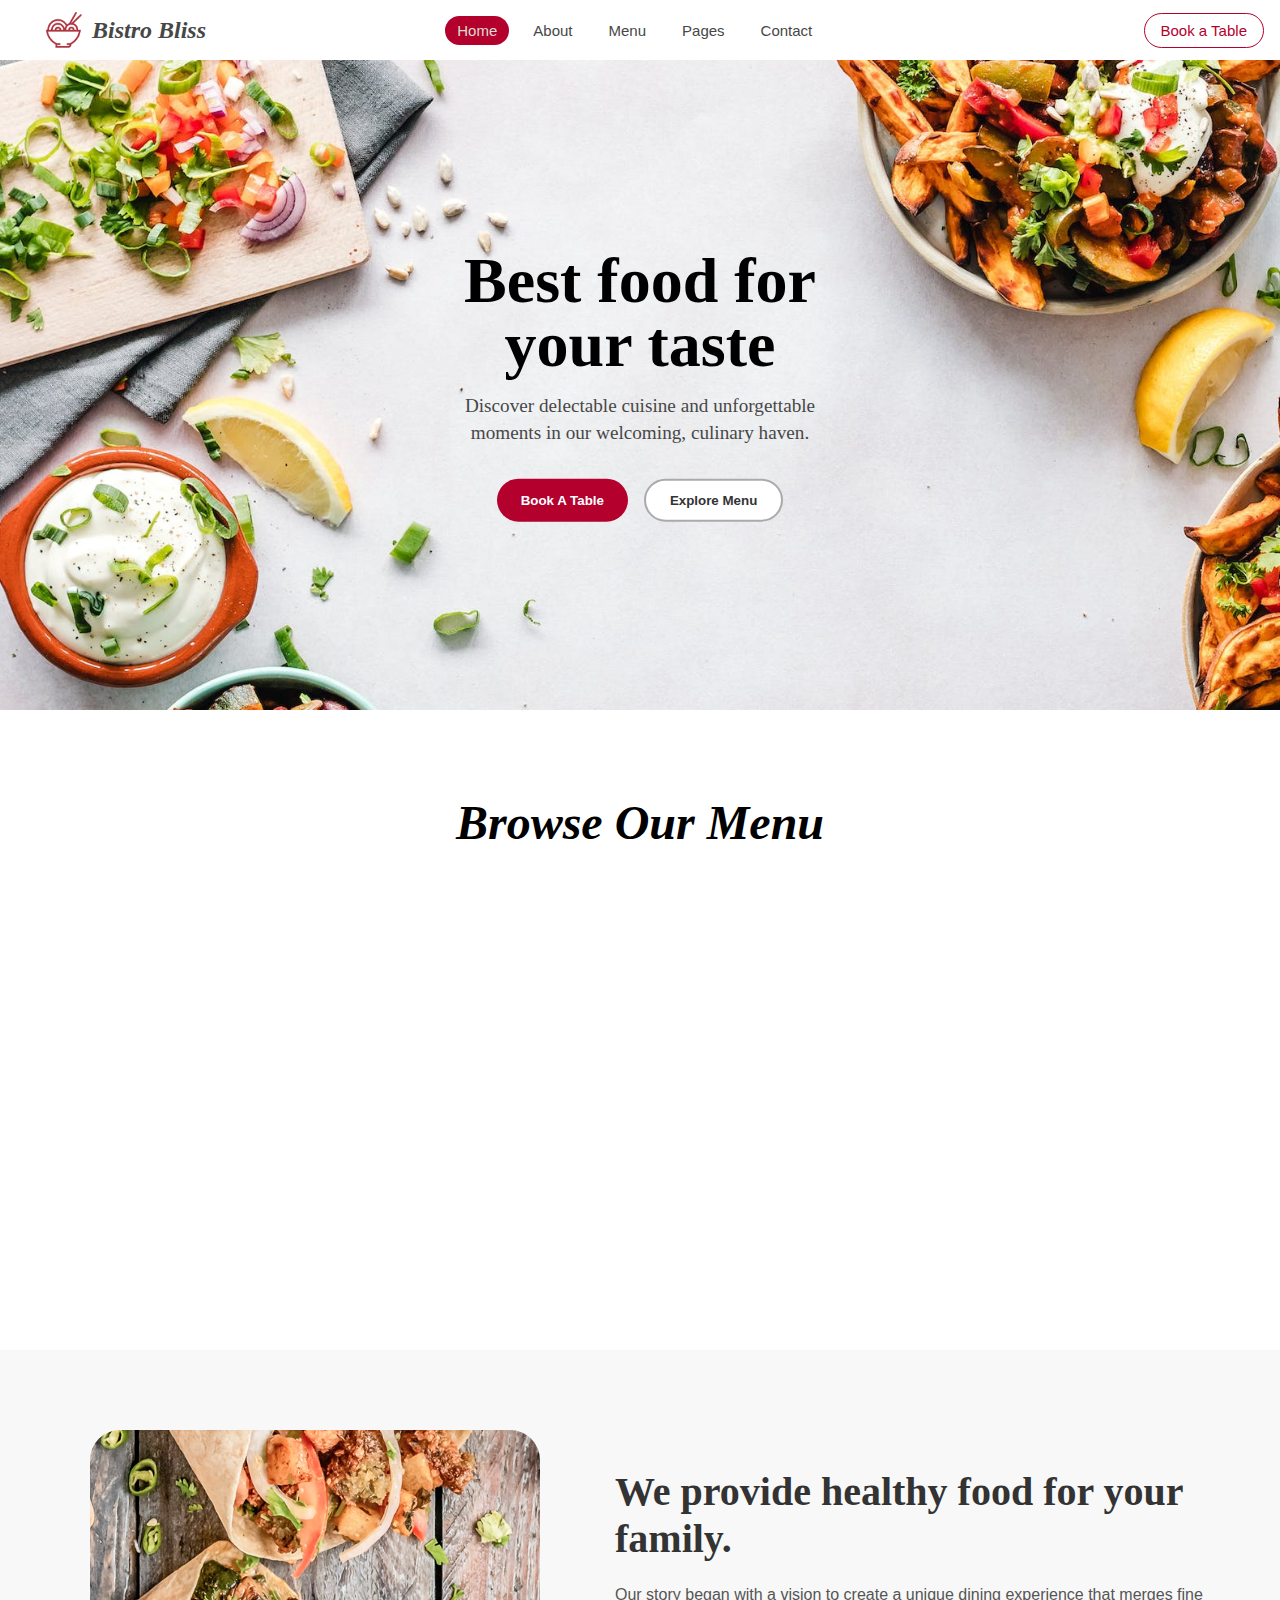
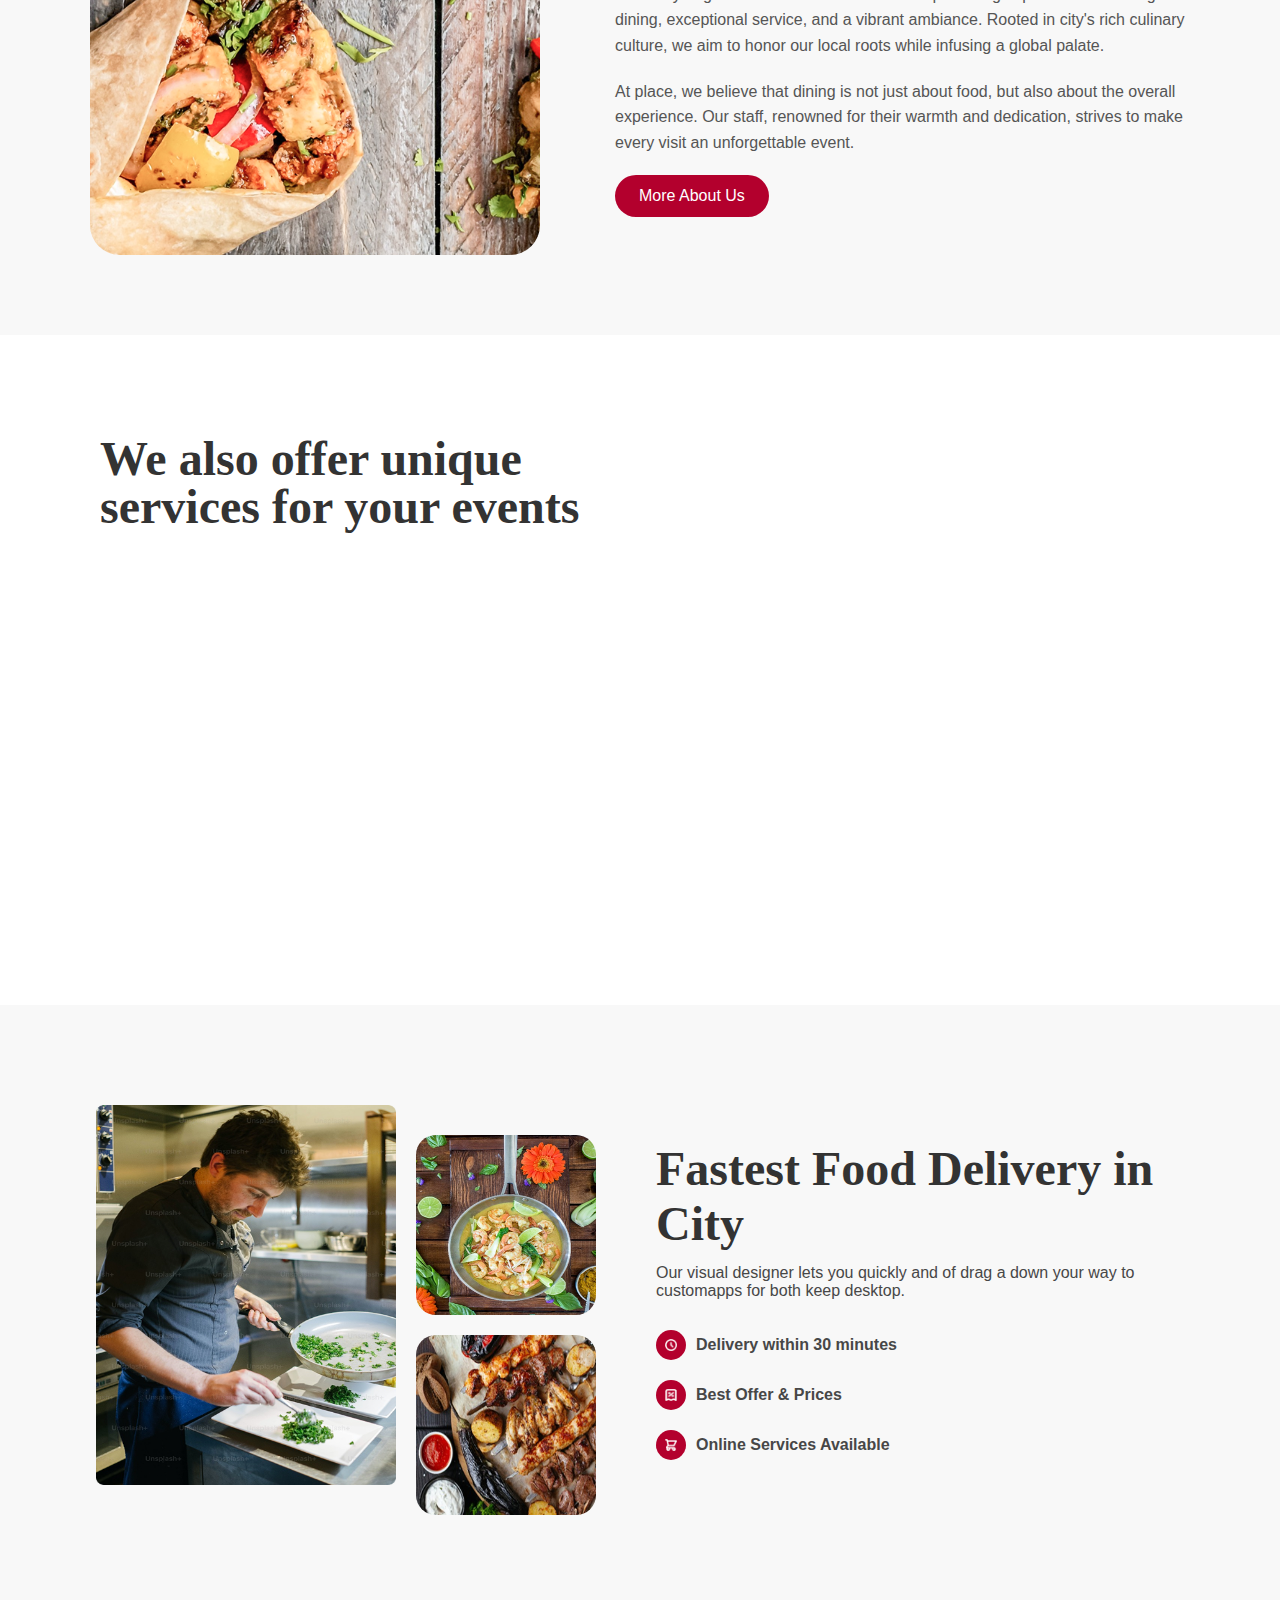
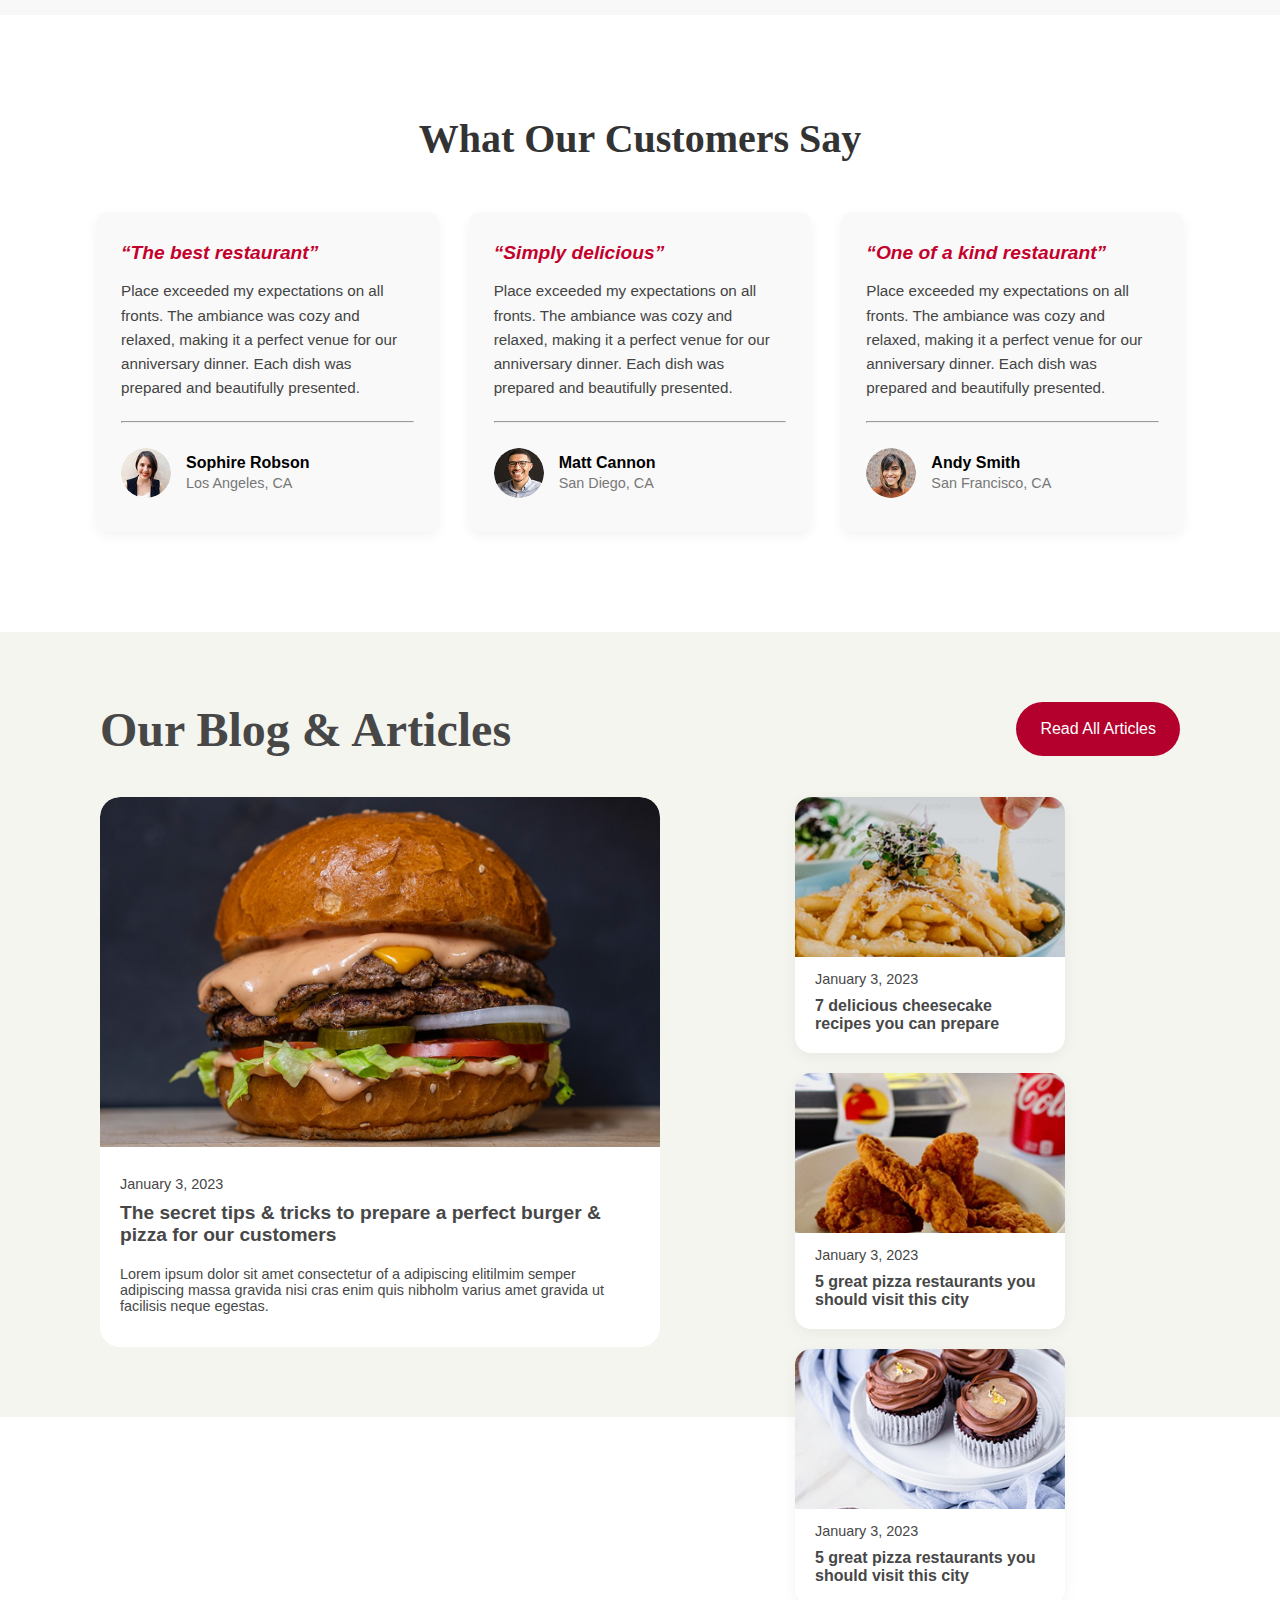
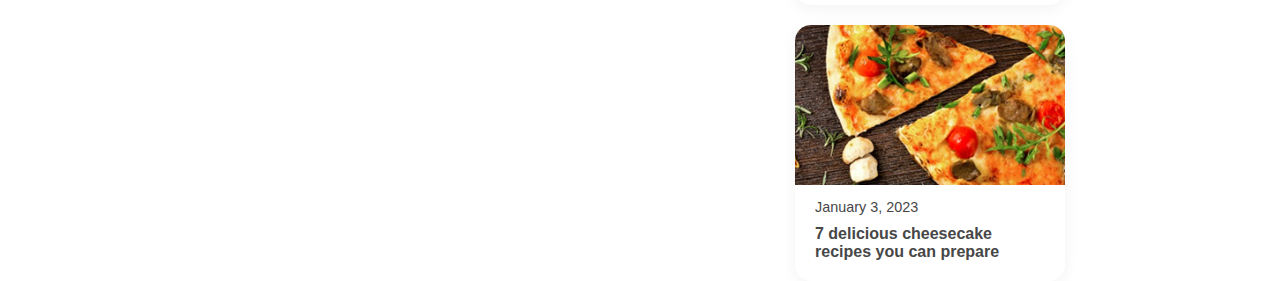
<file: index.html>
<!DOCTYPE html>
<html lang="en">
<head>
    <meta charset="UTF-8">
    <meta name="viewport" content="width=device-width, initial-scale=1.0">
    <title>FoodWebsite</title>
    <link rel="stylesheet" href="css/header.css">
    <link rel="stylesheet" href="responsive/header.css">
    <link rel="stylesheet" href="css/hero.css">
    <link rel="stylesheet" href="responsive/hero.css">
    <link rel="stylesheet" href="css/menu.css">
    <link rel="stylesheet" href="responsive/menu.css">
    <link rel="stylesheet" href="css/about.css">
    <link rel="stylesheet" href="responsive/about.css">
    <link rel="stylesheet" href="css/services.css">
    <link rel="stylesheet" href="responsive/services.css">
    <link rel="stylesheet" href="css/delivery.css">
    <link rel="stylesheet" href="responsive/delivery.css">
    <link rel="stylesheet" href="css/customer.css">
    <link rel="stylesheet" href="responsive/customer.css">
    <link rel="stylesheet" href="css/blog.css">
</head>
<body>
    <header>
        <div class="logo">
        <img src="image/logo.png" alt="error">
        <p> <i>Bistro Bliss </i></p>
        </div>
         <button class="small_button">☰</button>
        <nav class="nav-bar">
            <button class="close_button">✖</button>
            <ul>
                <li class="Home">Home</li>
                <li>About</li>
                <li>Menu</li>
                <li>Pages</li>
                <li>Contact</li>
            </ul>
        </nav>
        <button class="book-table">
            Book a Table
        </button>
    </header>
    <section class="hero_section">
  <div class="image-container">
    <img src="image/hero.png" alt="">
    <div class="hero_text">
      <h1>Best food for your taste</h1>
      <p>Discover delectable cuisine and unforgettable moments in our welcoming, culinary haven.</p>
      <div class="button">
        <button class="Book_table">Book A Table</button>
        <button class="explore_menu">Explore Menu</button>
      </div>
    </div>
  </div>
</section>
<section class="menu_section">
    <p class="p"><i>Browse Our Menu</i></p>
    <div class="container">
        <div class="card">
            <div class="image">
            <img src="image/menu1.png" alt=""></div>
            <h3>Breakfast</h3>
            <p>In the new era of technology we look in the future with certainty and pride for our life.</p>
            <a href="">Explore Menu</a>
        </div>
        <div class="card">
            <div class="image">
            <img src="image/menu2.png" alt=""></div>
            <h3>Main Dishes</h3>
            <p>In the new era of technology we look in the future with certainty and pride for our life.</p>
            <a href="">Explore Menu</a>
        </div>
        <div class="card">
            <div class="image">
            <img src="image/menu3.png" alt=""></div>
            <h3>Drinks</h3>
            <p>In the new era of technology we look in the future with certainty and pride for our life.</p>
            <a href="">Explore Menu</a>
        </div>
        <div class="card">
            <div class="image">
            <img src="image/menu4.png" alt=""></div>
            <h3>Desserts</h3>
            <p>In the new era of technology we look in the future with certainty and pride for our life.</p>
            <a href="">Explore Menu</a>
        </div>
    </div>
</section>
<section class="about_section">
  <div class="about_container">
    <div class="about_image">
      <img src="image/about.png" alt="">
      </div>
      <div class="about_text">
        <h2>We provide healthy food for your family.</h1>
          <p>Our story began with a vision to create a unique dining experience that merges fine dining, exceptional service, and a vibrant ambiance. Rooted in city's rich culinary culture, we aim to honor our local roots while infusing a global palate.</p>
          <p>At place, we believe that dining is not just about food, but also about the overall experience. Our staff, renowned for their warmth and dedication, strives to make every visit an unforgettable event.</p>
          <button>More About Us</button>
      </div>
    </div>
</section>
<section class="services_for_events">
  <h1>We also offer unique services for your events</h1>
  <div class="services_container">
    <div class="services_card">
      <img src="image/services.png" alt="">
      <h3>Caterings</h3>
      <p>In the new era of technology we look in the future with certainty for life.</p>
    </div>
    <div class="services_card">
      <img src="image/services1.jpg" alt="">
      <h3>Birthdays</h3>
      <p>In the new era of technology we look in the future with certainty for life.</p>
    </div>
    <div class="services_card">
      <img src="image/services2.jpg" alt="">
      <h3>Weddings</h3>
      <p>In the new era of technology we look in the future with certainty for life.</p>
    </div>
    <div class="services_card">
      <img src="image/services3.jpg" alt="">
      <h3>Events</h3>
      <p>In the new era of technology we look in the future with certainty for life.</p>
    </div>
  </div>
</section>
<section class="deliver_section">
  <div class="deliver_container">
    <div class="deliver_image">
      <div class="deliver1_image">
        <img src="image/delivery.png" alt="">
      </div>
      <div class="deliver_images">
        <img src="image/delivery1.png" alt="">
        <img src="image/delivery2.png" alt="">
      </div>
    </div>
    <div class="deliver_text">
      <h1>Fastest Food Delivery in City</h1>
      <p>Our visual designer lets you quickly and of drag a down your way to customapps for both keep desktop. </p>
      <div class="icon">
        <div class="icon_image">
        <img src="image/delivery-icon1.png" alt=""></div>
        <h3>Delivery within 30 minutes</h3>
      </div>
      <div class="icon">
        <div class="icon_image">
        <img src="image/delivery-icon2.png" alt=""></div>
        <h3>Best Offer & Prices</h3>
      </div>
      <div class="icon">
        <div class="icon_image">
        <img src="image/delivery-icon3.png" alt=""></div>
        <h3>Online Services Available</h3>
      </div>
    </div>
  </div>
</section>
<section class="customer_section">
  <h1>What Our Customers Say</h1>
  <div class="customer_container">
    <div class="customer_card">
      <h3>“The best restaurant”</h3>
      <p>Place exceeded my expectations on all fronts. The ambiance was cozy and relaxed, making it a perfect venue for our anniversary dinner. Each dish was prepared and beautifully presented.</p>
      <hr>
      <div class="customer_info">
        <div class="customer_image">
        <img src="image/customer1.png" alt="">
        </div>
        <div class="customer_Text">
          <h4>Sophire Robson</h4>
          <p>Los Angeles, CA</p>
        </div>
      </div>
    </div>
    <div class="customer_card">
      <h3>“Simply delicious”</h3>
      <p>Place exceeded my expectations on all fronts. The ambiance was cozy and relaxed, making it a perfect venue for our anniversary dinner. Each dish was prepared and beautifully presented.</p>
      <hr>
      <div class="customer_info">
        <div class="customer_image">
        <img src="image/customer2.png" alt="">
        </div>
        <div class="customer_Text">
          <h4>Matt Cannon</h4>
          <p>San Diego, CA</p>
        </div>
      </div>
    </div>
    <div class="customer_card">
      <h3>“One of a kind restaurant”</h3>
      <p>Place exceeded my expectations on all fronts. The ambiance was cozy and relaxed, making it a perfect venue for our anniversary dinner. Each dish was prepared and beautifully presented.</p>
      <hr>
      <div class="customer_info">
        <div class="customer_image">
        <img src="image/customer3.png" alt="">
        </div>
        <div class="customer_Text">
          <h4>Andy Smith</h4>
          <p>San Francisco, CA</p>
        </div>
      </div>
    </div>
  </div>
</section>
<section class="blog_section">
  <div class="blog_heading_with_button">
    <h1>Our Blog & Articles</h1>
    <button>Read All Articles</button>
  </div>
  <div class="blog_container">
    <div class="blog_card">
      <img src="image/blog1.png" alt="">
      <div class="date">January 3, 2023</div>
      <h3>The secret tips & tricks to prepare a perfect burger & pizza for our customers</h3>
      <p>Lorem ipsum dolor sit amet consectetur of a adipiscing elitilmim semper adipiscing massa gravida nisi cras enim quis nibholm varius amet gravida ut facilisis neque egestas.</p>
    </div>
    <div class="blog_cards">
      <div class="blog_cards_items">
        <div class="blog_item">
          <img src="image/blog2.png" alt="">
          <div class="date">January 3, 2023</div>
          <h3>7 delicious cheesecake recipes you can prepare</h3>
        </div>
        <div class="blog_item">
          <img src="image/blog3.png" alt="">
          <div class="date">January 3, 2023</div>
          <h3>5 great pizza restaurants you should visit this city</h3>
        </div>
      </div>
      <div class="blog_cards_items">
        <div class="blog_item">
          <img src="image/blog4.png" alt="">
          <div class="date">January 3, 2023</div>
          <h3>5 great pizza restaurants you should visit this city</h3>
        </div>
        <div class="blog_item">
          <img src="image/blog5.png" alt="">
          <div class="date">January 3, 2023</div>
          <h3>7 delicious cheesecake recipes you can prepare</h3>
        </div>
      </div>
    </div>
  </div>
</section>
    <script src="script.js"></script>
</body>
</html>
</file>
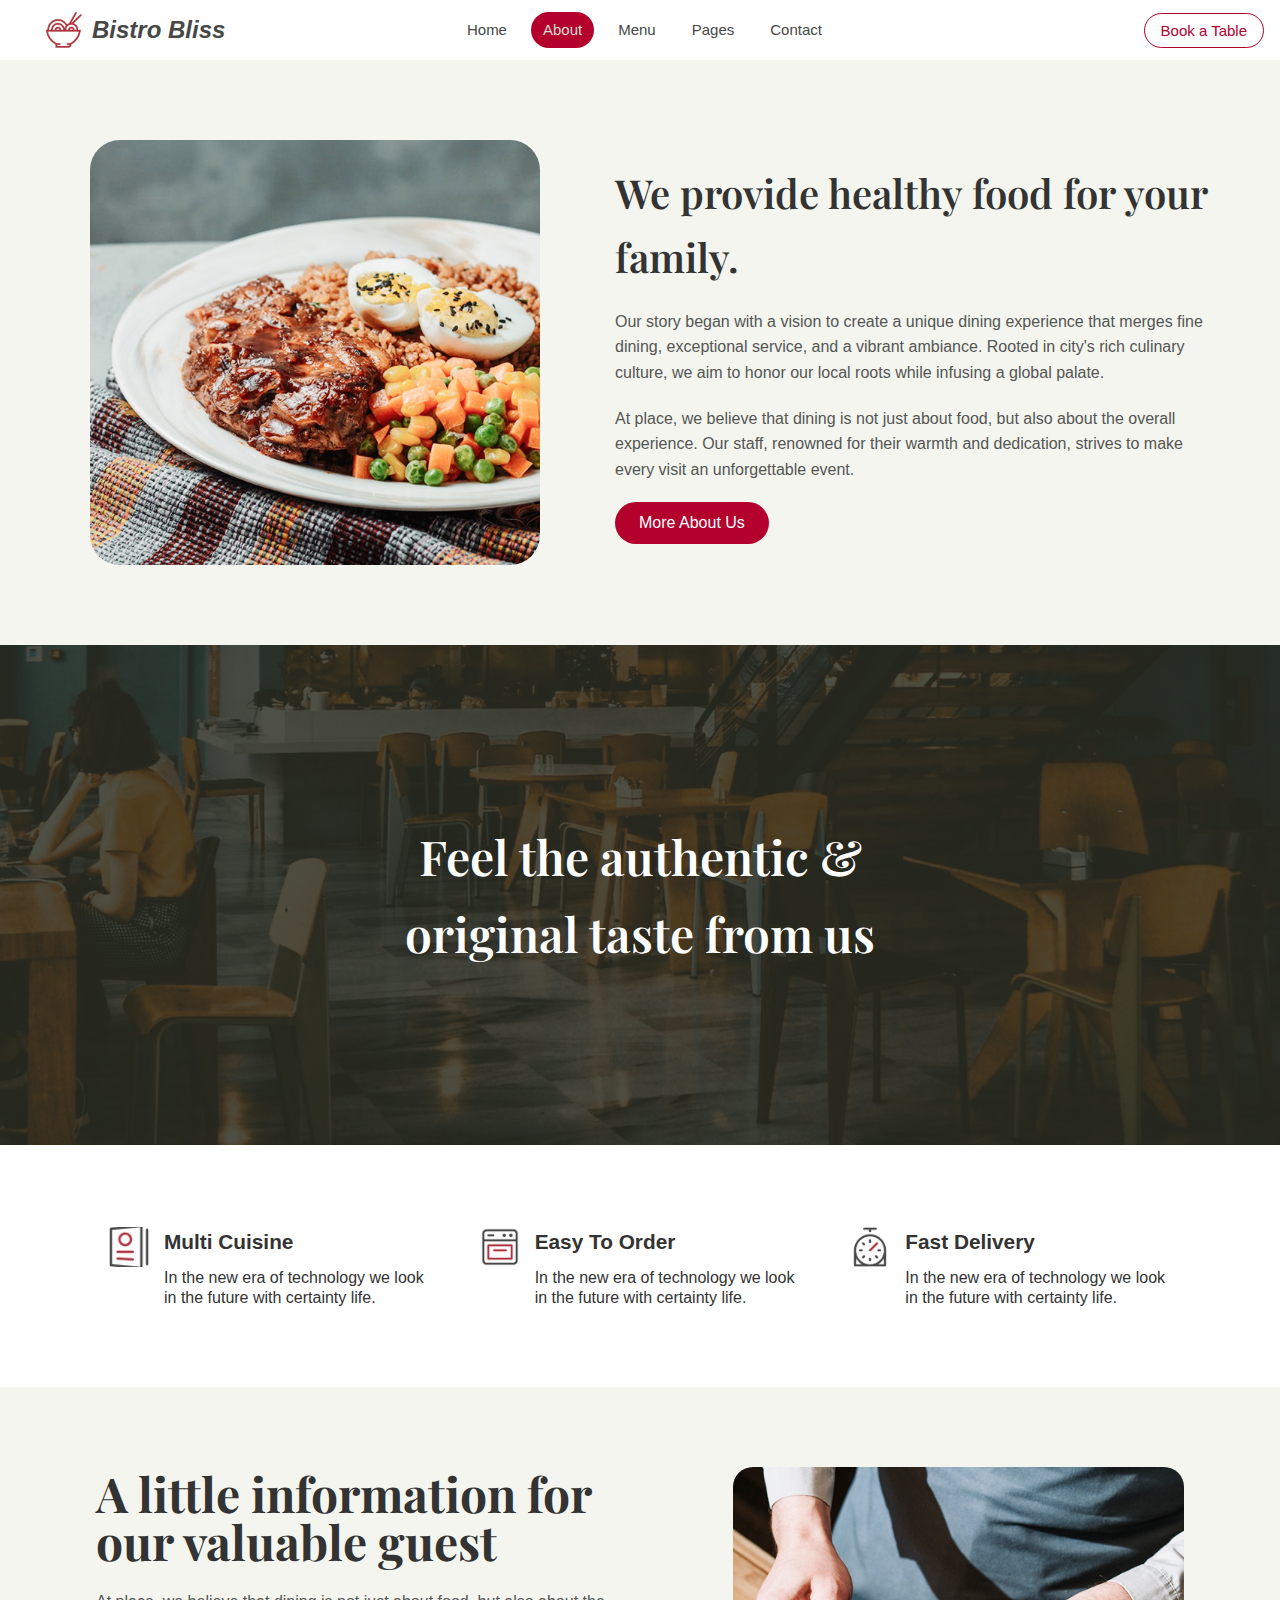
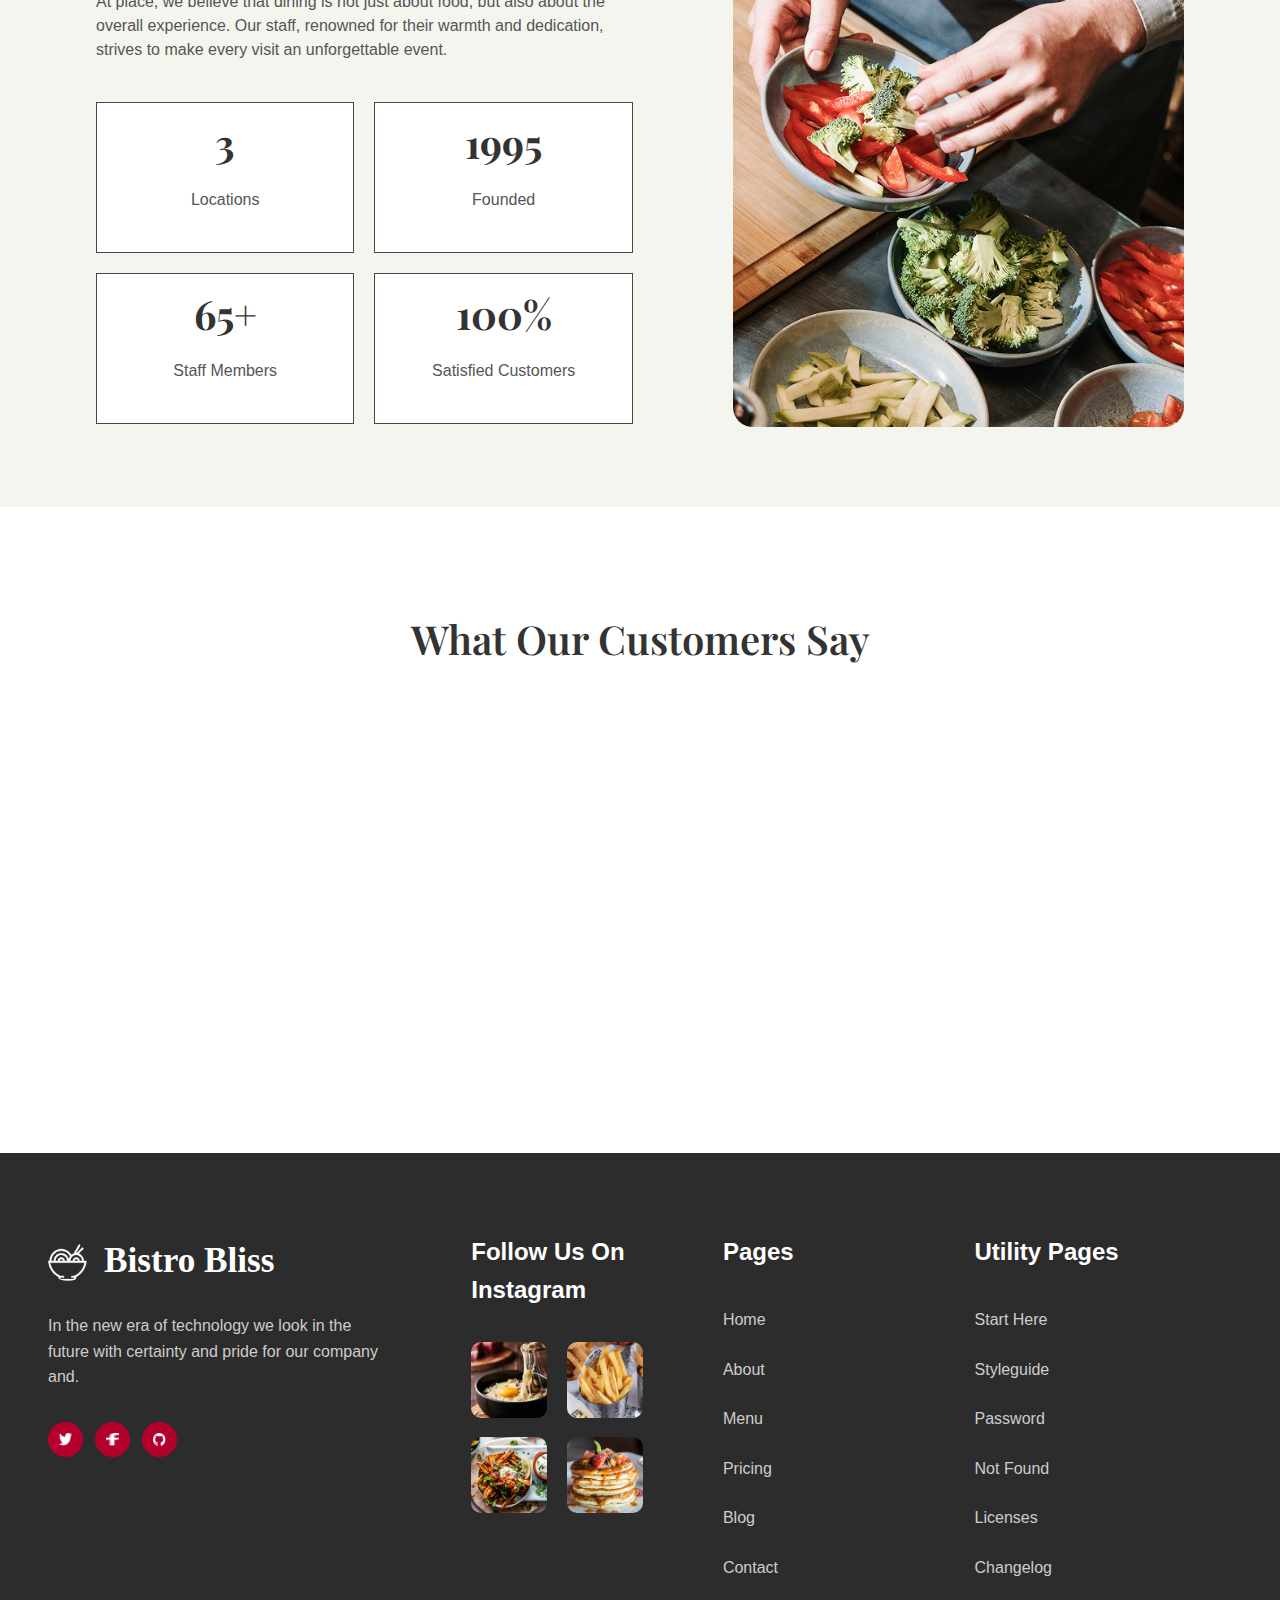
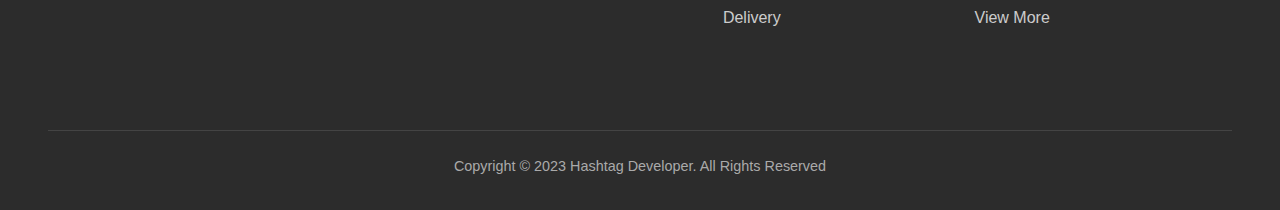
<file: About.html>
<!DOCTYPE html>
<html lang="en">

<head>
  <meta charset="UTF-8">
  <meta name="viewport" content="width=device-width, initial-scale=1.0">
  <title>FOOD WEBSITE</title>
  <link rel="stylesheet" href="About_css/header.css">
  <link rel="stylesheet" href="About_responsive/header.css">
  <link rel="stylesheet" href="About_css/about.css">
  <link rel="stylesheet" href="About_responsive/about.css">
  <link rel="stylesheet" href="About_css/about_one.css">
  <link rel="stylesheet" href="About_responsive/about_one.css">
  <link rel="stylesheet" href="About_css/why_choose_us.css">
  <link rel="stylesheet" href="About_responsive/why_choose_us.css">
  <link rel="stylesheet" href="About_css/about_chef.css">
  <link rel="stylesheet" href="About_responsive/about_chef.css">
  <link rel="stylesheet" href="About_css/customer.css">
  <link rel="stylesheet" href="About_responsive/customer.css">
  <link rel="stylesheet" href="About_css/footer.css">
  <link rel="stylesheet" href="About_responsive/footer.css">
</head>

<body>
  <header>
    <div class="logo">
      <img src="image/logo.png" alt="error">
      <p> <i>Bistro Bliss </i></p>
    </div>
    <button class="small_button">☰</button>
    <nav class="nav-bar">
      <button class="close_button">✖</button>
      <ul>
        <a href="index.html">
          <li>Home</li>
        </a>
        <a href="about.html">
          <li class="About">About</li>
        </a>
        <a href="menu.html">
          <li>Menu</li>
        </a>
        <a href="pages.html">
          <li>Pages</li>
        </a>
        <a href="contact.html">
          <li>Contact</li>
        </a>

      </ul>
    </nav>
    <button class="book-table">
      Book a Table
    </button>
  </header>
  <main>
    <section class="about_section">
      <div class="about_container">
        <div class="about_image">
          <img src="About_image/hero.png" alt="">
        </div>
        <div class="about_text">
          <h2>We provide healthy food for your family.</h1>
            <p>Our story began with a vision to create a unique dining experience that merges fine dining, exceptional
              service, and a vibrant ambiance. Rooted in city's rich culinary culture, we aim to honor our local roots
              while infusing a global palate.</p>
            <p>At place, we believe that dining is not just about food, but also about the overall experience. Our
              staff,
              renowned for their warmth and dedication, strives to make every visit an unforgettable event.</p>
            <button>More About Us</button>
        </div>
      </div>
    </section>
    <section class="about_section_one animate-on-scroll">
      <div class="about_section_one_image">
        <img src="About_image/about1.png" alt="">
        <h1>Feel the authentic & original taste from us</h1>
      </div>
    </section>
    <section class="why_choose_us">
      <div class="why_choose_us_container">
        <div class="why_choose_us_card">
          <div class="why_choose_us_card_image">
            <img src="About_image/why_choose_us1.png" alt="">
          </div>
          <div class="why_choose_us_card_text">
            <h3>Multi Cuisine</h3>
            <p>In the new era of technology we look in the future with certainty life.</p>
          </div>
        </div>
        <div class="why_choose_us_card">
          <div class="why_choose_us_card_image">
            <img src="About_image/why_choose_us2.png" alt="">
          </div>
          <div class="why_choose_us_card_text">
            <h3>Easy To Order</h3>
            <p>In the new era of technology we look in the future with certainty life.</p>
          </div>
        </div>
        <div class="why_choose_us_card">
          <div class="why_choose_us_card_image">
            <img src="About_image/why_choose_us3.png" alt="">
          </div>
          <div class="why_choose_us_card_text">
            <h3>Fast Delivery</h3>
            <p>In the new era of technology we look in the future with certainty life.</p>
          </div>
        </div>
      </div>
    </section>
    <section class="about_chef">
      <div class="about_chef_container">
        <div class="about_chef_card">
          <h1>A little information for our valuable guest</h1>
          <p>At place, we believe that dining is not just about food, but also about the overall experience. Our staff,
            renowned for their warmth and dedication, strives to make every visit an unforgettable event.</p>
          <div class="about_chef_cards">
            <div class="about_chef_cards_one">
              <h3>3</h3>
              <p>Locations</p>
            </div>
            <div class="about_chef_cards_one">
              <h3>1995</h3>
              <p>Founded</p>
            </div>
            <div class="about_chef_cards_one">
              <h3>65+</h3>
              <p>Staff Members</p>
            </div>
            <div class="about_chef_cards_one">
              <h3>100%</h3>
              <p>Satisfied Customers</p>
            </div>
          </div>
        </div>
        <div class="about_chef_card1">
          <img src="About_image/about_chef.png" alt="">
        </div>
      </div>
    </section>
    <section class="customer_section ">
      <h1>What Our Customers Say</h1>
      <div class="customer_container animate-on-scroll">
        <div class="customer_card ">
          <h3>“The best restaurant”</h3>
          <p>Place exceeded my expectations on all fronts. The ambiance was cozy and relaxed, making it a perfect venue
            for our anniversary dinner. Each dish was prepared and beautifully presented.</p>
          <hr>
          <div class="customer_info">
            <div class="customer_image">
              <img src="image/customer1.png" alt="">
            </div>
            <div class="customer_Text">
              <h4>Sophire Robson</h4>
              <p>Los Angeles, CA</p>
            </div>
          </div>
        </div>
        <div class="customer_card">
          <h3>“Simply delicious”</h3>
          <p>Place exceeded my expectations on all fronts. The ambiance was cozy and relaxed, making it a perfect venue
            for our anniversary dinner. Each dish was prepared and beautifully presented.</p>
          <hr>
          <div class="customer_info">
            <div class="customer_image">
              <img src="image/customer2.png" alt="">
            </div>
            <div class="customer_Text">
              <h4>Matt Cannon</h4>
              <p>San Diego, CA</p>
            </div>
          </div>
        </div>
        <div class="customer_card">
          <h3>“One of a kind restaurant”</h3>
          <p>Place exceeded my expectations on all fronts. The ambiance was cozy and relaxed, making it a perfect venue
            for our anniversary dinner. Each dish was prepared and beautifully presented.</p>
          <hr>
          <div class="customer_info">
            <div class="customer_image">
              <img src="image/customer3.png" alt="">
            </div>
            <div class="customer_Text">
              <h4>Andy Smith</h4>
              <p>San Francisco, CA</p>
            </div>
          </div>
        </div>
      </div>
    </section>
  </main>
  <footer>
    <div class="footer_container">
      <div class="footer_text">
        <div class="footer_logo">
          <img src="image/footer.png" alt="Bistro Bliss Logo">
          <h1>Bistro Bliss</h1>
        </div>
        <p>
          In the new era of technology we look in the future with certainty and pride
          for our company and.
        </p>
        <div class="footer_media_logo">
          <div class="footer_media_logo_images">
            <img src="image/footer1.png" alt="Facebook">
          </div>
          <div class="footer_media_logo_images">
            <img src="image/footer2.png" alt="Twitter">
          </div>
          <div class="footer_media_logo_images">
            <img src="image/footer3.png" alt="Instagram">
          </div>
        </div>
      </div>

      <div class="footer_image_section">
        <h3>Follow Us On Instagram</h3>
        <div class="footer_images">
          <img src="image/footer_images1.png" alt="Instagram post 1">
          <img src="image/footer_images2.png" alt="Instagram post 2">
          <img src="image/footer_images3.png" alt="Instagram post 3">
          <img src="image/footer_images4.png" alt="Instagram post 4">
        </div>
      </div>

      <div class="footer_pages_name">
        <h3>Pages</h3>
        <div class="footer_pages_list">
          <div class="footer_link">Home</div>
          <div class="footer_link">About</div>
          <div class="footer_link">Menu</div>
          <div class="footer_link">Pricing</div>
          <div class="footer_link">Blog</div>
          <div class="footer_link">Contact</div>
          <div class="footer_link">Delivery</div>
        </div>
      </div>

      <div class="footer_utility_pages">
        <h3>Utility Pages</h3>
        <div class="utility_pages_list">
          <div class="footer_link">Start Here</div>
          <div class="footer_link">Styleguide</div>
          <div class="footer_link">Password </div>
          <div class="footer_link">Not Found</div>
          <div class="footer_link">Licenses</div>
          <div class="footer_link">Changelog</div>
          <div class="footer_link">View More</div>
        </div>
      </div>
    </div>

    <div class="footer_bottom">
      <p>Copyright © 2023 Hashtag Developer. All Rights Reserved</p>
    </div>
  </footer>
  <script src="about.js"></script>
</body>

</html>
</file>
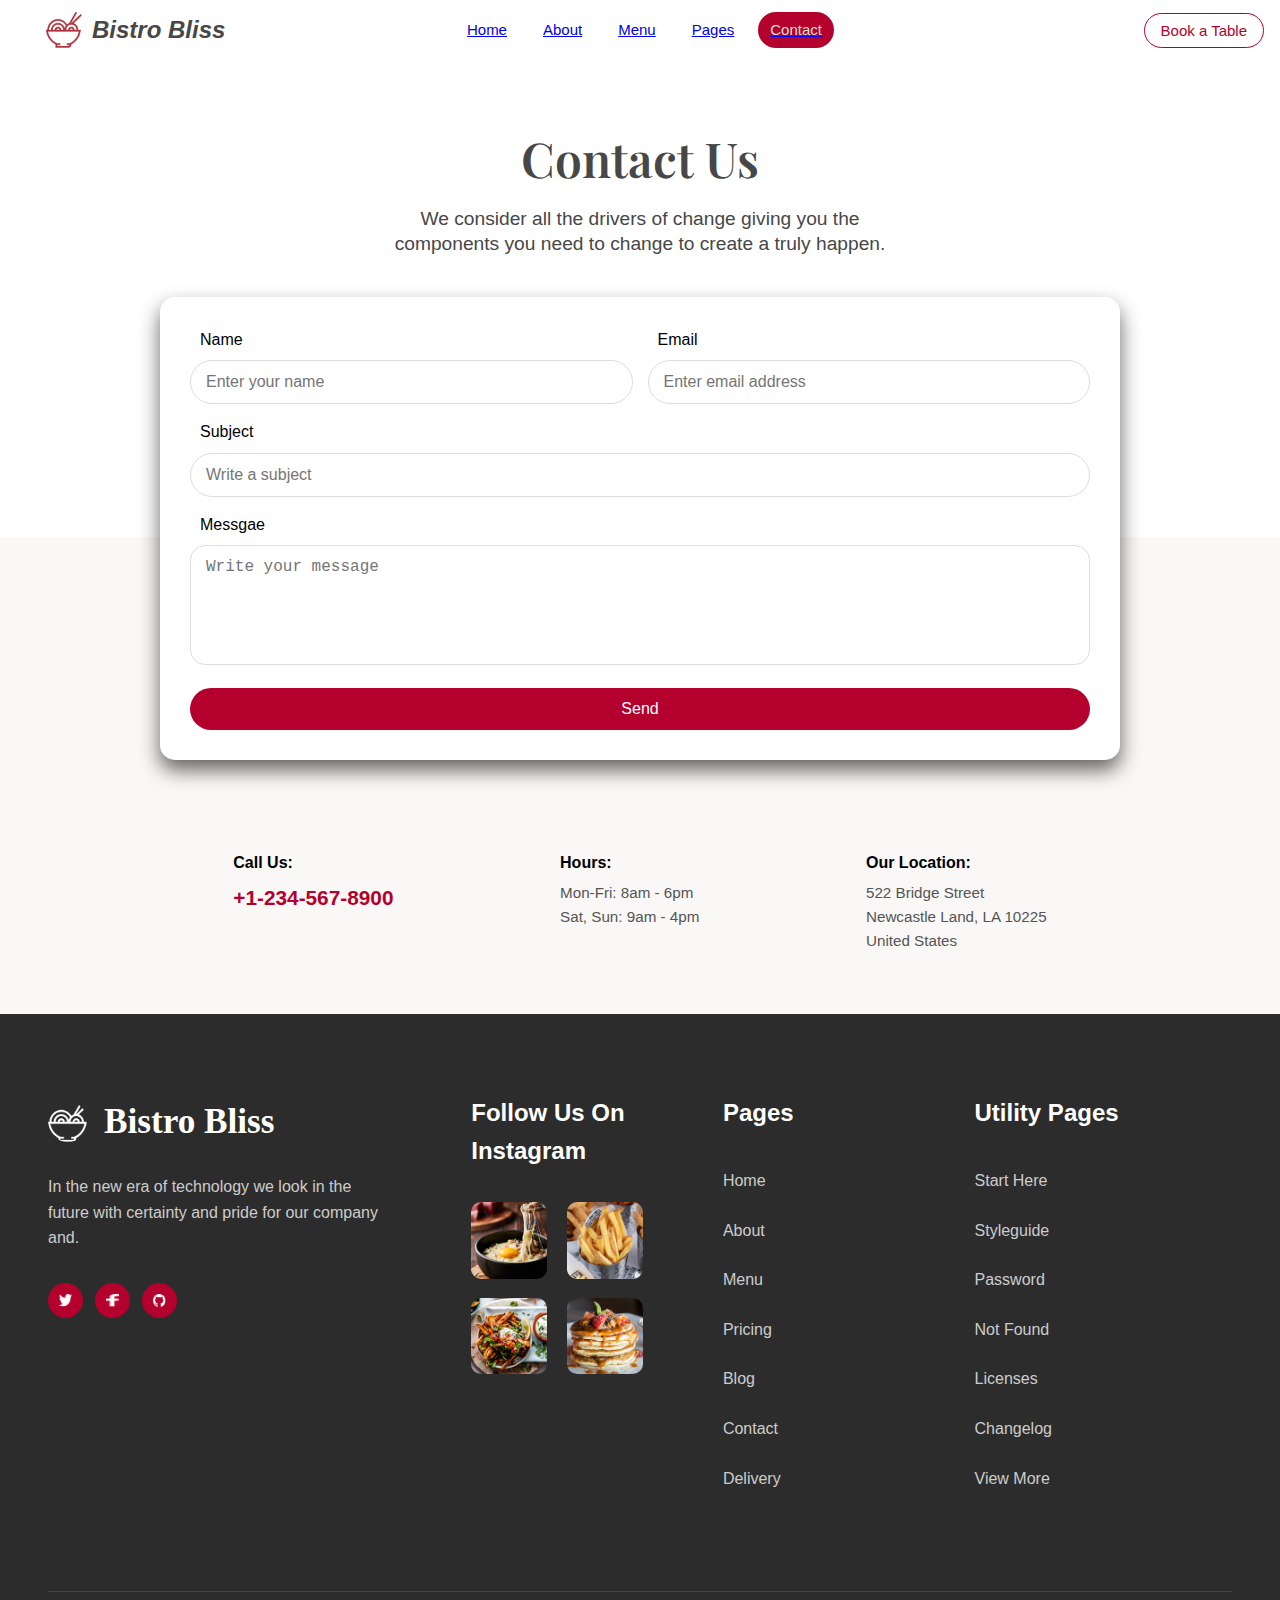
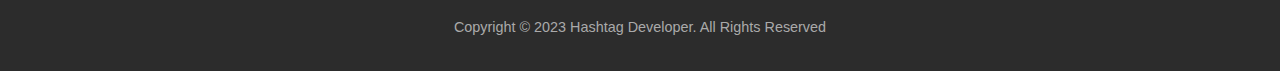
<file: contact.html>
<!DOCTYPE html>
<html lang="en">
<head>
    <meta charset="UTF-8">
    <meta name="viewport" content="width=device-width, initial-scale=1.0">
    <title>FOOD WEBSITE</title>
    <link rel="stylesheet" href="css/header.css">
  <link rel="stylesheet" href="responsive/header.css">
  <link rel="stylesheet" href="contact.css">
  <link rel="stylesheet" href="css/footer.css">
  <link rel="stylesheet" href="responsive/footer.css">
</head>
<body>
     <header>
    <div class="logo">
      <img src="image/logo.png" alt="error">
      <p> <i>Bistro Bliss </i></p>
    </div>
    <button class="small_button">☰</button>
    <nav class="nav-bar">
      <button class="close_button">✖</button>
      <ul>
        <a href="index.html">
          <li>Home</li>
        </a>
        <a href="about.html">
          <li >About</li>
        </a>
        <a href="menu.html">
          <li>Menu</li>
        </a>
        <a href="pages.html">
          <li>Pages</li>
        </a>
        <a href="contact.html">
          <li class="Home">Contact</li>
        </a>
      </ul>
    </nav>
    <button class="book-table">
      Book a Table
    </button>
  </header>
  <main class="contact_main">
    <section class="contact-section">
    <div class="contact-header">
        <h1>Contact Us</h1>
        <p>We consider all the drivers of change giving you the components 
           you need to change to create a truly happen.</p>
    </div>

    <div class="contact-form">
        <form>
            <div class="form-row">
                <div class="contact_name">
                <p>Name</p>
                <input type="text" placeholder="Enter your name" required>
                </div>
                <div class="contact_name">
                <p>Email</p>
                <input type="email" placeholder="Enter email address" required>
                </div>
            </div>
            <div class="contact_name">
                <p>Subject</p>
            <input type="text" placeholder="Write a subject" required>
            </div>
            <div class="contact_name">
                <p>Messgae</p>
            <textarea placeholder="Write your message" required></textarea>
            </div>
            <button type="submit">Send</button>
        </form>
    </div>

    <div class="contact-info">
        <div>
            <h4>Call Us:</h4>
            <div class="phone">+1-234-567-8900</div>
            
        </div>
        <div>
            <h4>Hours:</h4>
            <p>Mon-Fri: 8am - 6pm<br>Sat, Sun: 9am - 4pm</p>
        </div>
        <div>
            <h4>Our Location:</h4>
            <p>522 Bridge Street<br>Newcastle Land, LA 10225<br>United States</p>
        </div>
    </div>
</section>
  </main>
  <footer>
    <div class="footer_container">
      <div class="footer_text">
        <div class="footer_logo">
          <img src="image/footer.png" alt="Bistro Bliss Logo">
          <h1>Bistro Bliss</h1>
        </div>
        <p>
          In the new era of technology we look in the future with certainty and pride
          for our company and.
        </p>
        <div class="footer_media_logo">
          <div class="footer_media_logo_images">
            <img src="image/footer1.png" alt="Facebook">
          </div>
          <div class="footer_media_logo_images">
            <img src="image/footer2.png" alt="Twitter">
          </div>
          <div class="footer_media_logo_images">
            <img src="image/footer3.png" alt="Instagram">
          </div>
        </div>
      </div>

      <div class="footer_image_section">
        <h3>Follow Us On Instagram</h3>
        <div class="footer_images">
          <img src="image/footer_images1.png" alt="Instagram post 1">
          <img src="image/footer_images2.png" alt="Instagram post 2">
          <img src="image/footer_images3.png" alt="Instagram post 3">
          <img src="image/footer_images4.png" alt="Instagram post 4">
        </div>
      </div>

      <div class="footer_pages_name">
        <h3>Pages</h3>
        <div class="footer_pages_list">
          <div class="footer_link">Home</div>
          <div class="footer_link">About</div>
          <div class="footer_link">Menu</div>
          <div class="footer_link">Pricing</div>
          <div class="footer_link">Blog</div>
          <div class="footer_link">Contact</div>
          <div class="footer_link">Delivery</div>
        </div>
      </div>

      <div class="footer_utility_pages">
        <h3>Utility Pages</h3>
        <div class="utility_pages_list">
          <div class="footer_link">Start Here</div>
          <div class="footer_link">Styleguide</div>
          <div class="footer_link">Password </div>
          <div class="footer_link">Not Found</div>
          <div class="footer_link">Licenses</div>
          <div class="footer_link">Changelog</div>
          <div class="footer_link">View More</div>
        </div>
      </div>
    </div>

    <div class="footer_bottom">
      <p>Copyright © 2023 Hashtag Developer. All Rights Reserved</p>
    </div>
  </footer>
</body>
</html>
</file>
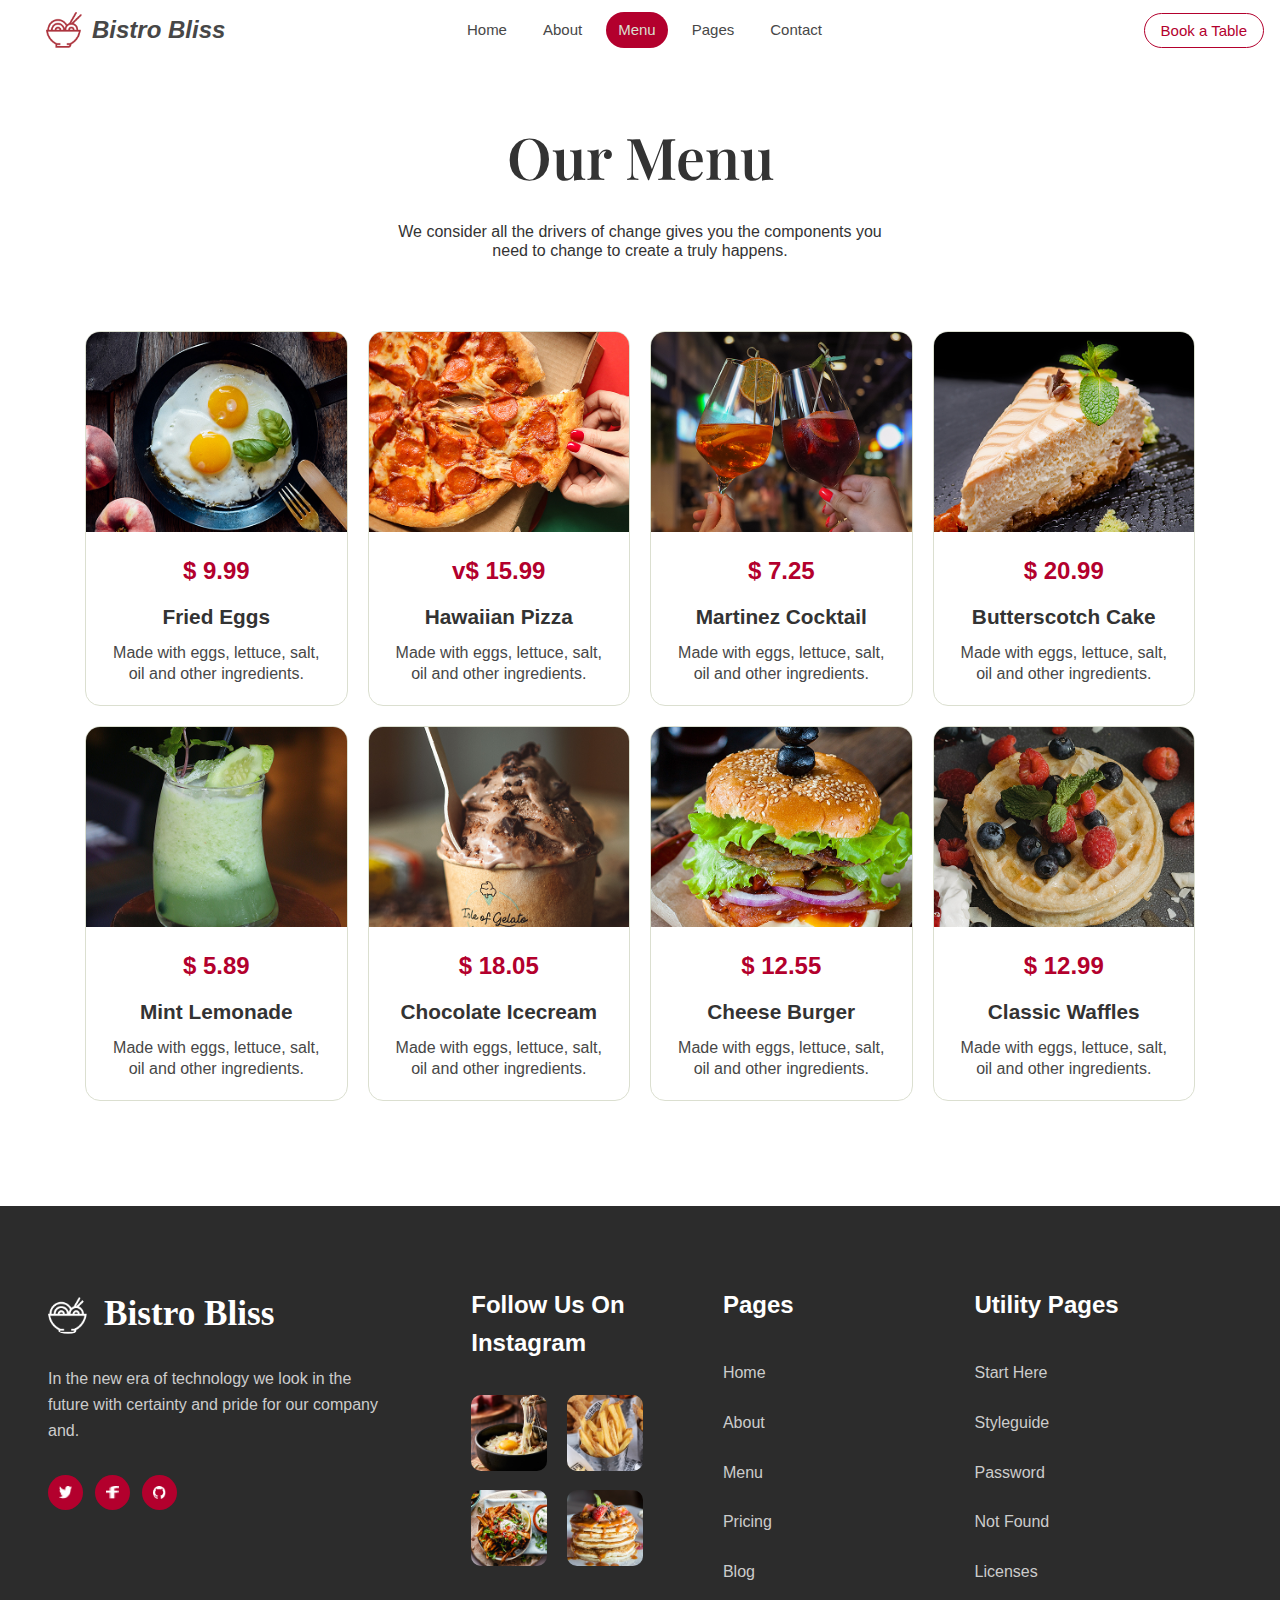
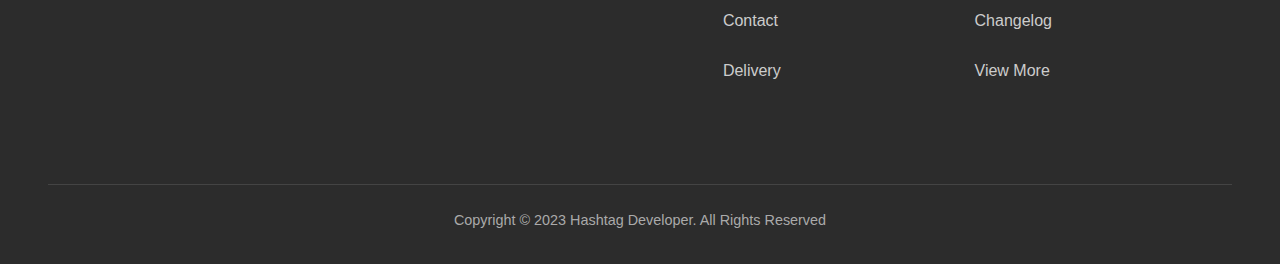
<file: menu.html>
<!DOCTYPE html>
<html lang="en">
<head>
    <meta charset="UTF-8">
    <meta name="viewport" content="width=device-width, initial-scale=1.0">
    <title>FOOD WEBSITE</title>
    <link rel="stylesheet" href="menu_css/header.css">
    <link rel="stylesheet" href="menu_responsive/header.css">
    <link rel="stylesheet" href="menu_css/our_menu.css">
    <link rel="stylesheet" href="menu_responsive/our_menu.css">
    <link rel="stylesheet" href="menu_css/our_menu_categories.css">
    <link rel="stylesheet" href="menu_responsive/our_menu_categories.css">
    <link rel="stylesheet" href="css/footer.css">
    <link rel="stylesheet" href="responsive/footer.css">
</head>
<body>
     <header>
    <div class="logo">
      <img src="image/logo.png" alt="error">
      <p> <i>Bistro Bliss </i></p>
    </div>
    <button class="small_button">☰</button>
    <nav class="nav-bar">
      <button class="close_button">✖</button>
      <ul>
        <a href="index.html">
          <li>Home</li>
        </a>
        <a href="about.html">
          <li >About</li>
        </a>
        <a href="menu.html">
          <li class="Menu">Menu</li>
        </a>
        <a href="pages.html">
          <li>Pages</li>
        </a>
        <a href="contact.html">
          <li>Contact</li>
        </a>
      </ul>
    </nav>
    <button class="book-table">
      Book a Table
    </button>
  </header>
  <main>
    <section class="our_menu">
        <h1>Our Menu</h1>
        <div class="our_menu_p">
        <p>We consider all the drivers of change gives you the components you need to change to create a truly happens.</p>
        </div>
       
    </section>
    <section class="our_menu_categories">
        <div class="our_menu_categories_container">
            <div class="our_menu_categories_card">
                <img src="menu_image/menu_image1.png" alt="">
                <div class="our_menu_categories_card_text">
                    <h3>$ 9.99</h3>
                    <h2>Fried Eggs</h2>
                    <p>Made with eggs, lettuce, salt, oil and other ingredients.</p>
                </div>
            </div>
            <div class="our_menu_categories_card">
                <img src="menu_image/menu_image2.png" alt="">
                <div class="our_menu_categories_card_text">
                    <h3>v$ 15.99</h3>
                    <h2>Hawaiian Pizza</h2>
                    <p>Made with eggs, lettuce, salt, oil and other ingredients.</p>
                </div>
            </div>
            <div class="our_menu_categories_card">
                <img src="menu_image/menu_image3.png" alt="">
                <div class="our_menu_categories_card_text">
                    <h3>$ 7.25</h3>
                    <h2>Martinez Cocktail</h2>
                    <p>Made with eggs, lettuce, salt, oil and other ingredients.</p>
                </div>
            </div>
            <div class="our_menu_categories_card">
                <img src="menu_image/menu_image4.png" alt="">
                <div class="our_menu_categories_card_text">
                    <h3>$ 20.99</h3>
                    <h2>Butterscotch Cake</h2>
                    <p>Made with eggs, lettuce, salt, oil and other ingredients.</p>
                </div>
            </div>
            
            
        </div>
        <div class="our_menu_categories_container">
         <div class="our_menu_categories_card">
                <img src="menu_image/menu_image5.png" alt="">
                <div class="our_menu_categories_card_text">
                    <h3>$ 5.89</h3>
                    <h2>Mint Lemonade</h2>
                    <p>Made with eggs, lettuce, salt, oil and other ingredients.</p>
                </div>
            </div>
            <div class="our_menu_categories_card">
                <img src="menu_image/menu_image6.png" alt="">
                <div class="our_menu_categories_card_text">
                    <h3>$ 18.05</h3>
                    <h2>Chocolate Icecream</h2>
                    <p>Made with eggs, lettuce, salt, oil and other ingredients.</p>
                </div>
            </div>
            <div class="our_menu_categories_card">
                <img src="menu_image/menu_image7.png" alt="">
                <div class="our_menu_categories_card_text">
                    <h3>$ 12.55</h3>
                    <h2>Cheese Burger</h2>
                    <p>Made with eggs, lettuce, salt, oil and other ingredients.</p>
                </div>
            </div>
            <div class="our_menu_categories_card">
                <img src="menu_image/menu_image8.png" alt="">
                <div class="our_menu_categories_card_text">
                    <h3>$ 12.99</h3>
                    <h2>Classic Waffles</h2>
                    <p>Made with eggs, lettuce, salt, oil and other ingredients.</p>
                </div>
            </div> 
            </div>
    </section>
  </main>
  <footer>
    <div class="footer_container">
      <div class="footer_text">
        <div class="footer_logo">
          <img src="image/footer.png" alt="Bistro Bliss Logo">
          <h1>Bistro Bliss</h1>
        </div>
        <p>
          In the new era of technology we look in the future with certainty and pride
          for our company and.
        </p>
        <div class="footer_media_logo">
          <div class="footer_media_logo_images">
            <img src="image/footer1.png" alt="Facebook">
          </div>
          <div class="footer_media_logo_images">
            <img src="image/footer2.png" alt="Twitter">
          </div>
          <div class="footer_media_logo_images">
            <img src="image/footer3.png" alt="Instagram">
          </div>
        </div>
      </div>

      <div class="footer_image_section">
        <h3>Follow Us On Instagram</h3>
        <div class="footer_images">
          <img src="image/footer_images1.png" alt="Instagram post 1">
          <img src="image/footer_images2.png" alt="Instagram post 2">
          <img src="image/footer_images3.png" alt="Instagram post 3">
          <img src="image/footer_images4.png" alt="Instagram post 4">
        </div>
      </div>

      <div class="footer_pages_name">
        <h3>Pages</h3>
        <div class="footer_pages_list">
          <div class="footer_link">Home</div>
          <div class="footer_link">About</div>
          <div class="footer_link">Menu</div>
          <div class="footer_link">Pricing</div>
          <div class="footer_link">Blog</div>
          <div class="footer_link">Contact</div>
          <div class="footer_link">Delivery</div>
        </div>
      </div>

      <div class="footer_utility_pages">
        <h3>Utility Pages</h3>
        <div class="utility_pages_list">
          <div class="footer_link">Start Here</div>
          <div class="footer_link">Styleguide</div>
          <div class="footer_link">Password </div>
          <div class="footer_link">Not Found</div>
          <div class="footer_link">Licenses</div>
          <div class="footer_link">Changelog</div>
          <div class="footer_link">View More</div>
        </div>
      </div>
    </div>

    <div class="footer_bottom">
      <p>Copyright © 2023 Hashtag Developer. All Rights Reserved</p>
    </div>
  </footer>
</body>
</html>
</file>
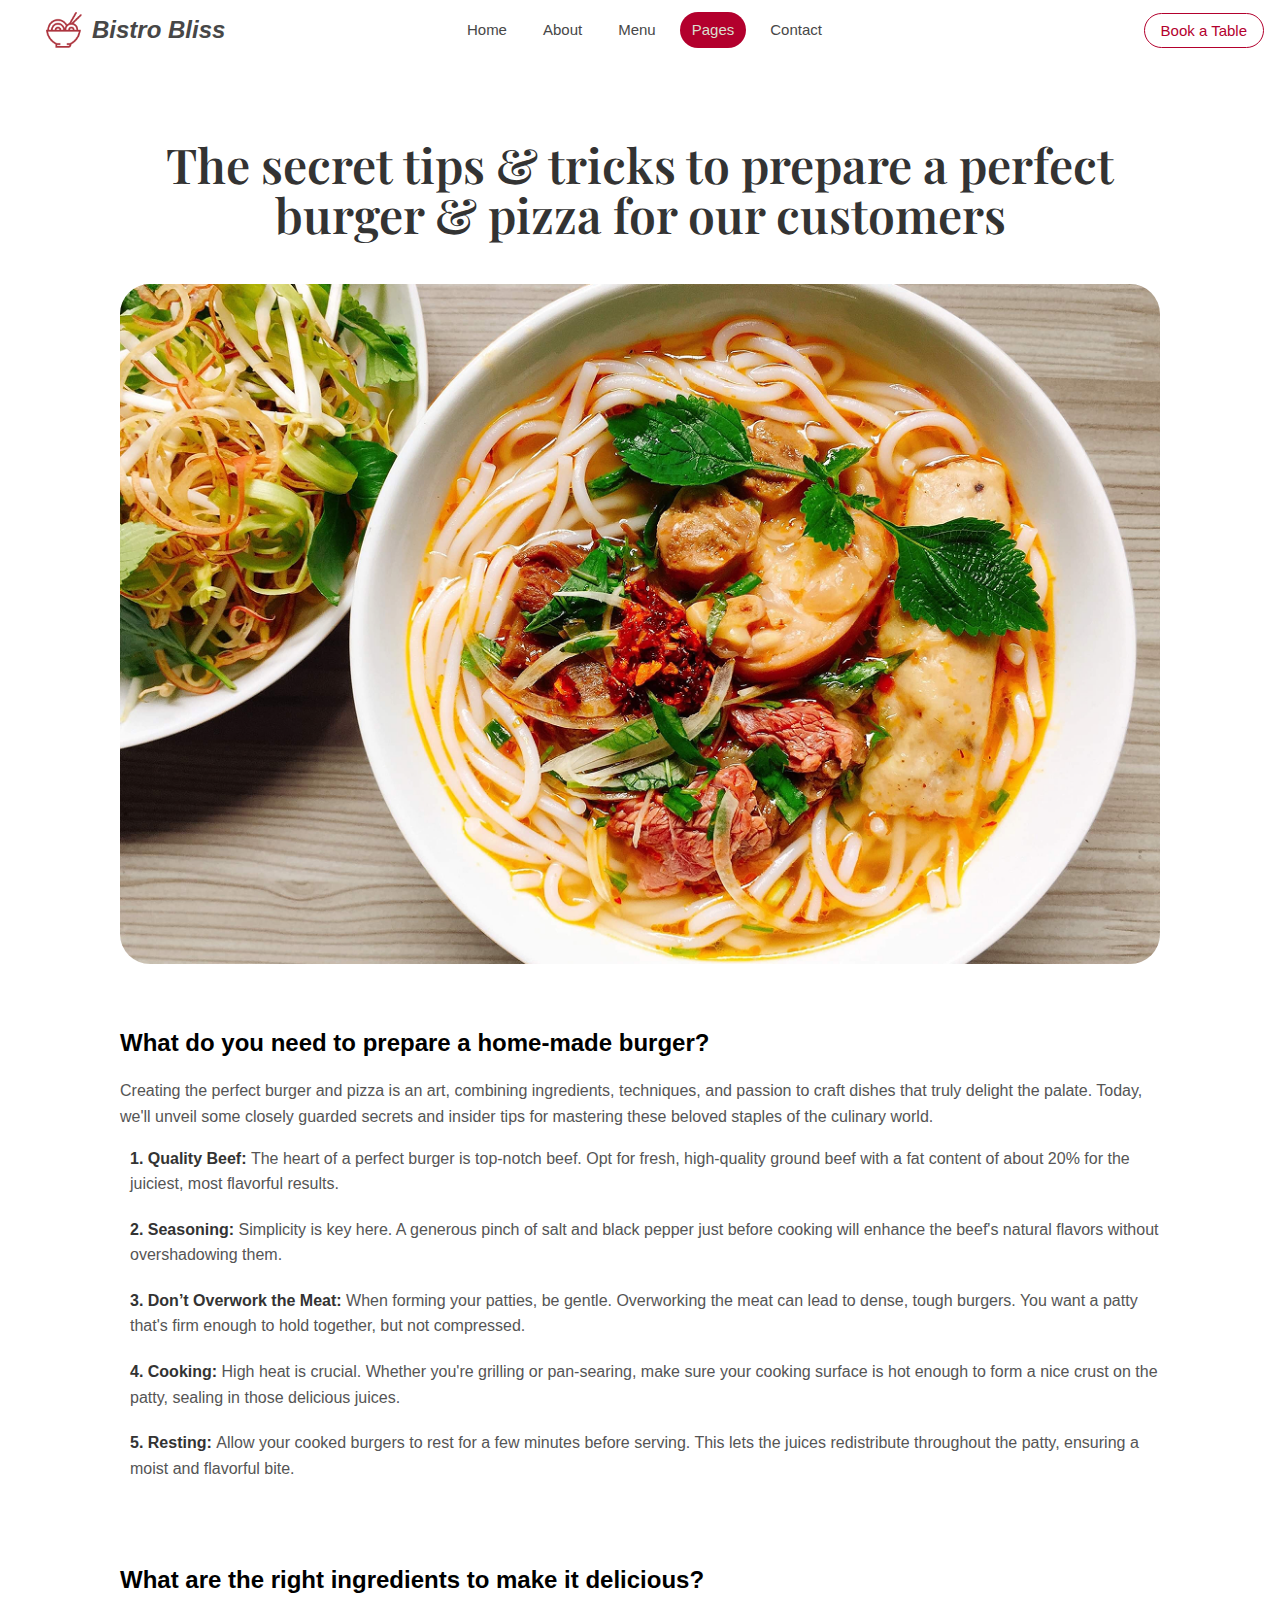
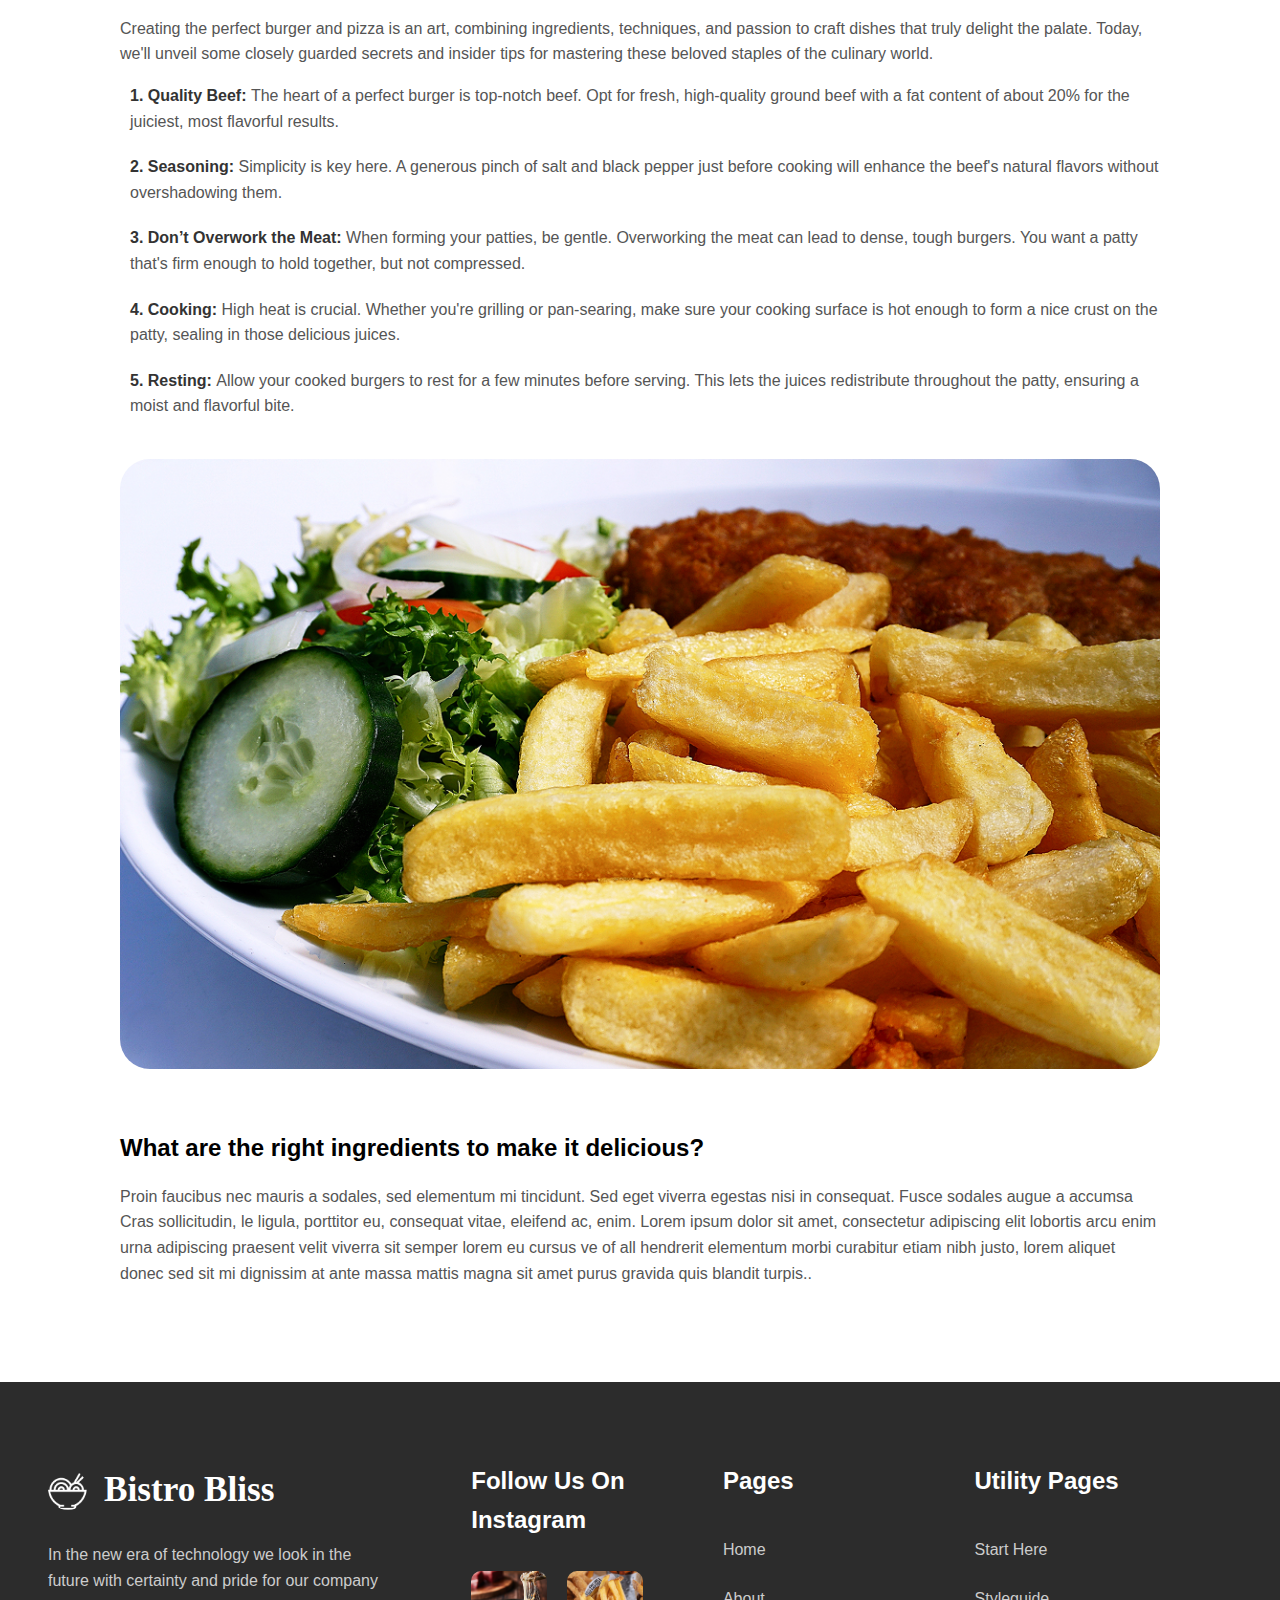
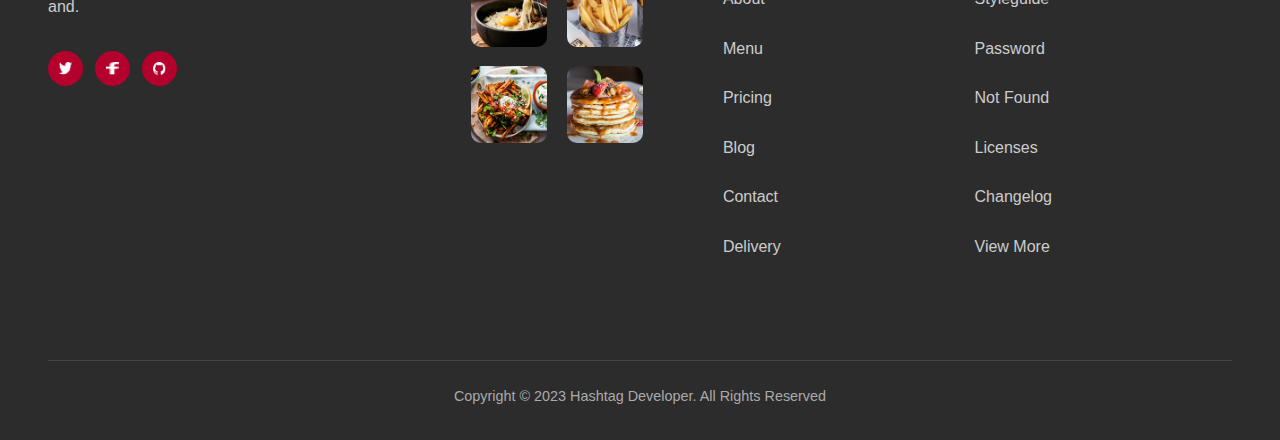
<file: pages.html>
<!DOCTYPE html>
<html lang="en">

<head>
  <meta charset="UTF-8">
  <meta name="viewport" content="width=device-width, initial-scale=1.0">
  <title>FOOD WEBSITE</title>
  <link rel="stylesheet" href="pages_css/header.css">
  <link rel="stylesheet" href="pages_responsive/header.css">
  <link rel="stylesheet" href="pages_css/pages_section.css">
  <link rel="stylesheet" href="pages_responsive/pages_section.css">
  <link rel="stylesheet" href="css/footer.css">
  <link rel="stylesheet" href="responsive/footer.css">
</head>

<body>
  <header>
    <div class="logo">
      <img src="image/logo.png" alt="error">
      <p> <i>Bistro Bliss </i></p>
    </div>
    <button class="small_button">☰</button>
    <nav class="nav-bar">
      <button class="close_button">✖</button>
      <ul>
        <a href="index.html">
          <li>Home</li>
        </a>
        <a href="about.html">
          <li>About</li>
        </a>
        <a href="menu.html">
          <li>Menu</li>
        </a>
        <a href="pages.html">
          <li class="pages">Pages</li>
        </a>
        <a href="contact.html">
          <li>Contact</li>
        </a>
      </ul>
    </nav>
    <button class="book-table">
      Book a Table
    </button>
  </header>
  <main>
    <section class="pages_section">
      <div class="pages_section_container">
        <h1>The secret tips & tricks to prepare a perfect burger & pizza for our customers</h1>
        <img src="pages_image/pages1.png" alt="">
        <div class="pages_section_complete">
          <h2>What do you need to prepare a home-made burger?</h2>
          <p>Creating the perfect burger and pizza is an art, combining ingredients, techniques, and passion to craft
            dishes that truly delight the palate. Today, we'll unveil some closely guarded secrets and insider tips for
            mastering these beloved staples of the culinary world.</p>
          <div class="pages_section_all_text">
            <div class="pages_section_text">
              <h2>1. Quality Beef: </h2>
              <p>The heart of a perfect burger is top-notch beef. Opt for fresh, high-quality ground beef with a fat
                content of about 20% for the juiciest, most flavorful results.</p>
            </div>
            <div class="pages_section_text">
              <h2>2. Seasoning: </h2>
              <p>Simplicity is key here. A generous pinch of salt and black pepper just before cooking will enhance the
                beef's natural flavors without overshadowing them.</p>
            </div>
            <div class="pages_section_text">
              <h2>3. Don’t Overwork the Meat: </h2>
              <p>When forming your patties, be gentle. Overworking the meat can lead to dense, tough burgers. You want a
                patty that's firm enough to hold together, but not compressed.</p>
            </div>
            <div class="pages_section_text">
              <h2>4. Cooking: </h2>
              <p> High heat is crucial. Whether you're grilling or pan-searing, make sure your cooking surface is hot
                enough to form a nice crust on the patty, sealing in those delicious juices.</p>
            </div>
            <div class="pages_section_text">
              <h2>5. Resting: </h2>
              <p>Allow your cooked burgers to rest for a few minutes before serving. This lets the juices redistribute
                throughout the patty, ensuring a moist and flavorful bite.</p>
            </div>
          </div>
        </div>
        <div class="pages_section_complete">
          <h2>What are the right ingredients to make it delicious?</h2>
          <p>Creating the perfect burger and pizza is an art, combining ingredients, techniques, and passion to craft
            dishes that truly delight the palate. Today, we'll unveil some closely guarded secrets and insider tips for
            mastering these beloved staples of the culinary world.</p>
          <div class="pages_section_all_text">
            <div class="pages_section_text">
              <h2>1. Quality Beef: </h2>
              <p>The heart of a perfect burger is top-notch beef. Opt for fresh, high-quality ground beef with a fat
                content of about 20% for the juiciest, most flavorful results.</p>
            </div>
            <div class="pages_section_text">
              <h2>2. Seasoning: </h2>
              <p>Simplicity is key here. A generous pinch of salt and black pepper just before cooking will enhance the
                beef's natural flavors without overshadowing them.</p>
            </div>
            <div class="pages_section_text">
              <h2>3. Don’t Overwork the Meat: </h2>
              <p>When forming your patties, be gentle. Overworking the meat can lead to dense, tough burgers. You want a
                patty that's firm enough to hold together, but not compressed.</p>
            </div>
            <div class="pages_section_text">
              <h2>4. Cooking: </h2>
              <p> High heat is crucial. Whether you're grilling or pan-searing, make sure your cooking surface is hot
                enough to form a nice crust on the patty, sealing in those delicious juices.</p>
            </div>
            <div class="pages_section_text">
              <h2>5. Resting: </h2>
              <p>Allow your cooked burgers to rest for a few minutes before serving. This lets the juices redistribute
                throughout the patty, ensuring a moist and flavorful bite.</p>
            </div>
          </div>
        </div>
        <img src="pages_image/pages2.png" alt="">
        <div class="pages_section_complete">
          <h2>What are the right ingredients to make it delicious?</h2>
          <p>Proin faucibus nec mauris a sodales, sed elementum mi tincidunt. Sed eget viverra egestas nisi in
            consequat. Fusce sodales augue a accumsa Cras sollicitudin, le ligula, porttitor eu, consequat vitae,
            eleifend ac, enim. Lorem ipsum dolor sit amet, consectetur adipiscing elit lobortis arcu enim urna
            adipiscing praesent velit viverra sit semper lorem eu cursus ve of all hendrerit elementum morbi curabitur
            etiam nibh justo, lorem aliquet donec sed sit mi dignissim at ante massa mattis magna sit amet purus gravida
            quis blandit turpis..</p>
        </div>
      </div>
    </section>
  </main>
  <footer>
    <div class="footer_container">
      <div class="footer_text">
        <div class="footer_logo">
          <img src="image/footer.png" alt="Bistro Bliss Logo">
          <h1>Bistro Bliss</h1>
        </div>
        <p>
          In the new era of technology we look in the future with certainty and pride
          for our company and.
        </p>
        <div class="footer_media_logo">
          <div class="footer_media_logo_images">
            <img src="image/footer1.png" alt="Facebook">
          </div>
          <div class="footer_media_logo_images">
            <img src="image/footer2.png" alt="Twitter">
          </div>
          <div class="footer_media_logo_images">
            <img src="image/footer3.png" alt="Instagram">
          </div>
        </div>
      </div>

      <div class="footer_image_section">
        <h3>Follow Us On Instagram</h3>
        <div class="footer_images">
          <img src="image/footer_images1.png" alt="Instagram post 1">
          <img src="image/footer_images2.png" alt="Instagram post 2">
          <img src="image/footer_images3.png" alt="Instagram post 3">
          <img src="image/footer_images4.png" alt="Instagram post 4">
        </div>
      </div>

      <div class="footer_pages_name">
        <h3>Pages</h3>
        <div class="footer_pages_list">
          <div class="footer_link">Home</div>
          <div class="footer_link">About</div>
          <div class="footer_link">Menu</div>
          <div class="footer_link">Pricing</div>
          <div class="footer_link">Blog</div>
          <div class="footer_link">Contact</div>
          <div class="footer_link">Delivery</div>
        </div>
      </div>

      <div class="footer_utility_pages">
        <h3>Utility Pages</h3>
        <div class="utility_pages_list">
          <div class="footer_link">Start Here</div>
          <div class="footer_link">Styleguide</div>
          <div class="footer_link">Password </div>
          <div class="footer_link">Not Found</div>
          <div class="footer_link">Licenses</div>
          <div class="footer_link">Changelog</div>
          <div class="footer_link">View More</div>
        </div>
      </div>
    </div>

    <div class="footer_bottom">
      <p>Copyright © 2023 Hashtag Developer. All Rights Reserved</p>
    </div>
  </footer>
  <script src="pages.js"></script>
</body>

</html>
</file>
<file: css/header.css>
*{
  margin: 0;
  padding: 0;
}
header {
  background-color: white;
  color: #474747;
  height: 70px;
  display: flex;
  align-items: center;
  padding: 0px 20px;
   /* position: fixed;     
  top: 0;               
  left: 0;
  width: 100%;       
  z-index: 999;       */

}
.logo {
  display: flex;
  align-items: center;
  margin:0px 70px 0px 30px;
}
.logo img {
  height: 40px;
  width: 40px;
}
.logo p{
  font-weight: 600;
  margin-left: 0px;
  font-size: xx-large;
}

ul {
  display: flex;
  justify-content: center;
  list-style-type: none;
  margin: 0px 40px 0px 200px;
}
li {
  margin: 0px 4px;
  padding:8px 18px;
  border-radius: 20px;
  font-size: medium;
  font-family: sans-serif;
}

li:hover {
  background-color: #b3002d;
  transition: 0.5s;
  color: #DBDFD0;
}
.book-table {
  color: #b3002d;
  padding: 10px 20px;
  border-radius: 20px;
  font-size: medium;
  font-family: sans-serif;
  margin-left: 150px;
  border: 1px solid #b3002d;
  background-color: white;
}
.book-table:hover {
  background-color: #b3002d;
  border: 1px solid #DBDFD0;
  transition: 0.5s;
  color: #DBDFD0;
}
.Home {
    background-color: #b3002d;
  transition: 0.5s;
  color: #DBDFD0;
}
.small_button{
  display: none;
}
.close_button {
  display: none;
}
</file>
<file: responsive/header.css>
@media (max-width: 760px) {
  header {
    background-color: white;
    color: #474747;
    height: 60px;
    display: flex;
    align-items: center;
  }


  ul {
    display: flex;
    flex-direction: column;
    list-style-type: none;
    margin: 0;
    padding: 0;
  }

  li {
    margin: 5px 0;
    padding: 10px 15px;
    border-radius: 10px;
    font-size: 16px;
    font-family: sans-serif;
    color: white;
    text-align: center;
  }

  .Home {
    background-color: #DBDFD0;
    transition: 0.5s;
    color: #b3002d;
  }

  li:hover {
    background-color: #DBDFD0;
    transition: 0.5s;
    color: #b3002d;
  }

  .book-table {
    display: none;
  }

  .logo {
    display: flex;
    align-items: center;
    margin: 0px 0px 0px 3px;
  }

  .logo img {
    height: 30px;
    width: 30px;
  }

  .logo p {
    font-weight: 600;
    margin-left: 10px;
    font-size: x-large;
  }

  .small_button {
    position: absolute;
    display: flex;
    right: 0px;
    font-size: 20px;
    padding: 10px 15px;
    border: none;
    cursor: pointer;
    background-color: white;
  }


  .nav-bar {
    display: none;
    flex-direction: column;
    background-color: #b3002d;
    width: 180px;
    padding: 20px 10px;
    position: absolute;
    top: 60px;
    right: 0;
    z-index: 100;
    height: 320px;
  }

  .nav-bar.show {
    display: flex;
  }

  .close_button {
    display: flex;
    align-self: flex-end;
    background: none;
    border: none;
    color: white;
    font-size: 28px;
    cursor: pointer;
    margin-bottom: 10px;
    font-size: 25px;
    font-weight: 300;
  }
}

@media (max-width: 1322px) and (min-width: 760px) {
  * {
    margin: 0;
    padding: 0;
    box-sizing: border-box;
  }

  header {
    background-color: white;
    color: #474747;
    height: 60px;
    display: flex;
    align-items: center;
    justify-content: space-between;
    padding: 0 16px;
    position: relative;
    flex-wrap: wrap;
  }

  .logo {
    display: flex;
    align-items: center;
    gap: 10px;
  }

  .logo img {
    height: 36px;
    width: 36px;
  }

  .logo p {
    font-weight: 600;
    font-size: x-large;
    width: auto;
    white-space: nowrap;
  }

  ul {
    display: flex;
    justify-content: center;
    list-style-type: none;
    margin: 0 10px;
    padding: 0;
    flex-wrap: wrap;
    gap: 4px;
  }

  li {
    padding: 6px 12px;
    border-radius: 20px;
    font-size: 15px;
    font-family: sans-serif;
  }

  li:hover {
    background-color: #b3002d;
    transition: 0.5s;
    color: #DBDFD0;
  }

  .book-table {
    color: #b3002d;
    padding: 8px 16px;
    border-radius: 20px;
    font-size: 15px;
    font-family: sans-serif;
    border: 1px solid #b3002d;
    background-color: white;
    white-space: nowrap;
  }

  .book-table:hover {
    background-color: #b3002d;
    border: 1px solid #DBDFD0;
    transition: 0.5s;
    color: #DBDFD0;
  }

  .Home {
    background-color: #b3002d;
    color: #DBDFD0;
    transition: 0.5s;
  }

  .small_button,
  .close_button {
    display: none;
  }
}

@media (max-width:996px)and (min-width:760px) {

  .book-table {
    display: none;
  }
}

@media (min-width: 1345px) {
  * {
    margin: 0;
    padding: 0;
    box-sizing: border-box;
  }

  header {
    background-color: white;
    color: #474747;
    height: 70px;
    display: flex;
    align-items: center;
    justify-content: space-between;
    padding: 0px 40px;
  }

  .logo {
    display: flex;
    align-items: center;
    gap: 15px;
  }

  .logo img {
    height: 40px;
    width: 40px;
  }

  .logo p {
    font-weight: 600;
    font-size: xx-large;
    white-space: nowrap;
  }

  ul {
    display: flex;
    justify-content: center;
    list-style-type: none;
    margin: 0 30px;
    padding: 0;
    gap: 12px;
  }

  li {
    padding: 8px 18px;
    border-radius: 20px;
    font-size: medium;
    font-family: sans-serif;
    transition: 0.3s;
    cursor: pointer;
  }

  li:hover {
    background-color: #b3002d;
    color: #DBDFD0;
  }

  .Home {
    background-color: #b3002d;
    color: #DBDFD0;
  }

  .book-table {
    color: #b3002d;
    padding: 10px 20px;
    border-radius: 20px;
    font-size: medium;
    font-family: sans-serif;
    border: 1px solid #b3002d;
    background-color: white;
    white-space: nowrap;
    transition: 0.3s;
  }

  .book-table:hover {
    background-color: #b3002d;
    border: 1px solid #DBDFD0;
    color: #DBDFD0;
  }

  .small_button,
  .close_button {
    display: none;
  }
}
</file>
<file: css/hero.css>
* {
    margin: 0;
    padding: 0;
}

.hero_section {
  position: relative;
  
  width: 100%;
  height: 650px; 
  /* margin-top: 70px;   */
  overflow: hidden;
}

.image-container {
  position: relative;
  width: 100%;
   height: 650px;  
}

.image-container img {
  width: 100%;
  height: 650px;  
  object-fit: cover;
}

.hero_text {
  position: absolute;
  top: 50%;
  left: 50%;
  transform: translate(-50%, -50%);
  color: #474747;
  text-align: center;
  padding: 20px;
  max-width: 450px;
}

.hero_text h1 {
  font-size: 4rem; 
  font-weight: 550;
  color: black;
  margin-bottom: 1rem;
  line-height: 1;
  font-family: 'Playfair Display', serif; 
}

.hero_text p {
  font-size: 1.2rem;
  line-height: 1.4;
  margin-bottom: 2rem;
}

.button {
  display: flex;
  justify-content: center;
  gap: 1rem;
  flex-wrap: wrap;
}

.Book_table {
  background-color: #b3002d;
  color: white;
  padding: 12px 24px;
  border: none;
  border-radius: 50px;
  font-weight: bold;
  cursor: pointer;
  transition: 0.3s;
}

.Book_table:hover {
  background-color: #8a0022;
   transition: 0.3s;
}

.explore_menu {
  background-color: white;
  color: #333;
  padding: 12px 24px;
  border: 2px solid #aaa;
  border-radius: 50px;
  font-weight: bold;
  cursor: pointer;
  transition: 0.3s;
}

.explore_menu:hover {
  background-color: #f3e7e7;
  transition: 0.5s;
}
</file>
<file: responsive/hero.css>
@media (max-width: 767px) {
  .hero_section {
    height: 400px;
  }

  .image-container {
    height: 400px;
  }

  .image-container img {
    height: 400px;
  }

  .hero_text {
    padding: 10px;
    max-width: 90%;
  }

  .hero_text h1 {
    font-size: 2rem;
    line-height: 1.2;
  }

  .hero_text p {
    font-size: 1rem;
    margin-bottom: 1.5rem;
  }

  .button {
    flex-direction: column;
    gap: 10px;
  }

  .Book_table,
  .explore_menu {
    width: 100%;
    padding: 10px 0;
    font-size: 1rem;
  }
}

@media (min-width: 768px) and (max-width: 1024px) {
  .hero_section {
    height: 600px;
  }

  .image-container {
    height: 600px;
  }

  .image-container img {
    height: 600px;
  }

  .hero_text h1 {
    font-size: 3rem;
  }

  .hero_text p {
    font-size: 1.1rem;
  }

  .Book_table,
  .explore_menu {
    padding: 12px 20px;
    font-size: 1rem;
  }
}

@media (min-width: 2042px) {
  .hero_section {
    height: 800px;
  }

  .image-container,
  .image-container img {
    height: 800px;
  }

  .hero_text {
    max-width: 650px;
  }

  .hero_text h1 {
    font-size: 5rem;
  }

  .hero_text p {
    font-size: 1.4rem;
  }

  .Book_table,
  .explore_menu {
    font-size: 1.2rem;
    padding: 14px 30px;
  }
}
</file>
<file: css/menu.css>
* {
  margin: 0;
  padding: 0;
  box-sizing: border-box;
}

.menu_section {
  background-color: white;
  color: black;
  width: 100%;
  min-height: 640px;
  text-align: center;
  padding: 85px;
}

.p {
  font-size: 3rem;
  font-weight: 550;
}

.container {
  display: flex;
  margin: 70px auto 0 auto;
  gap: 20px;
  text-align: center;
  justify-content: center;
}

/* .card {
  width: 270px;
  height: 326px;
  border: 2px solid #DBDFD0;
  border-radius: 15px;
  padding: 40px 20px;
  display: flex;
  flex-direction: column;
  align-items: center;
  text-align: center;
  transition: transform 0.3s ease-in-out;
}

.card:hover {
  transform: scale(0.9);
  transition: transform 0.3s ease;
  box-shadow: 0 8px 20px rgba(0, 0, 0, 0.1);
} */
.card {
  width: 270px;
  height: 326px;
  border: 2px solid #DBDFD0;
  border-radius: 15px;
  padding: 40px 20px;
  display: flex;
  flex-direction: column;
  align-items: center;
  text-align: center;
  opacity: 0;
  transform: translateY(60px);
  transition: all 1s ease-in-out;
}


.card.show {
  opacity: 1;
  transform: translateY(0);
}

.card:hover {
  transform: scale(0.9);
  box-shadow: 0 8px 20px rgba(0, 0, 0, 0.1);
  transition: transform 0.3s ease;
}

.card img {
  width: 42px;
  height: 40px;
}

.image {
  width: 70px;
  height: 70px;
  background-color: #DBDFD0;
  border-radius: 50%;
  display: flex;
  justify-content: center;
  align-items: center;
  margin-bottom: 15px;
}

.image img {
  width: 40px;
  height: 40px;
  object-fit: contain;
  display: block;
}

.card h3 {
  font-size: 1.5rem;
  font-weight: 600;
  margin-top: 5px;
  margin-bottom: 15px;
  font-family: sans-serif;
  color: #474747;
}

.card p {
  font-size: 1rem;
  line-height: 1.3;
  color: #474747;
  margin-bottom: 22px;
}

.card a {
  text-decoration: none;
  color: #b3002d;
  font-weight: bold;
  font-family: sans-serif;
}
</file>
<file: responsive/menu.css>
@media (min-width: 1024px) and (max-width: 1248px) {
  .card {
    width: calc(50% - 20px); 
  }
    .container {
  display: flex;
  flex-wrap: wrap;
  justify-content: center;
  gap: 20px;
}
}

@media (max-width: 1024px) {
    .container {
  display: flex;
  flex-wrap: wrap;
  justify-content: center;
  gap: 20px;
}
  .card {
    width: calc(50% - 20px);
  }
}

@media (max-width: 768px) {
  .card {
    width: 100%;
    max-width: 350px;
  }

  .container {
    flex-direction: column;
    align-items: center;
  }
}

@media (max-width: 540px) {
  .menu_section {
    padding: 40px 20px;
  }

  .p {
    font-size: 1.8rem;
  }

  .card {
    padding: 30px 15px;
    height: 280px;
  }

  .card h3 {
    font-size: 1.3rem;
  }

  .card p {
    font-size: 0.9rem;
  }
}
</file>
<file: css/about.css>
.about_section {
  width: 100%;
  padding: 80px 0;
  background-color: #f8f8f8;
}

.about_container {
  width: 90%;
  max-width: 1200px;
  margin: 0 auto;
  display: flex;
  align-items: center;
  justify-content: center;
  gap: 50px;
  flex-wrap: wrap;
}

.about_text {
  flex: 1 1 400px;
}

.about_text h2 {
  font-size: 2.5rem;
  font-weight: 600;
  margin-bottom: 20px;
  color: #333;
  font-family: 'Playfair Display', serif;
}

.about_text p {
  font-size: 1rem;
  line-height: 1.6;
  color: #555;
  margin-bottom: 20px;
  font-family: sans-serif;
}

.about_text button {
  background-color: #b3002d;
  color: white;
  padding: 12px 24px;
  border: none;
  border-radius: 30px;
  font-size: 1rem;
  cursor: pointer;
  transition: 0.3s;
}

.about_text button:hover {
  background-color: #dbd0db;
  color: #b3002d;
}

.about_image {
  flex: 1 1 300px;
  display: flex;
  justify-content: center;
}

.about_image img {
  width: 100%;
  max-width: 450px;
  border-radius: 30px;
  transition: transform 0.3s ease-in-out;
}

.about_image img:hover {
  transform: scale(0.9);
}
</file>
<file: responsive/about.css>
@media (max-width: 1024px) {
  .about_container {
    flex-direction: column;
    gap: 40px;
    text-align: center;
    width: 80%;
  }


  .about_text h2 {
    font-size: 2rem;
  }

  .about_text p {
    font-size: 0.95rem;
  }
}

@media (max-width: 768px) {
  .about_text h2 {
    font-size: 1.8rem;
  }

  .about_text p {
    font-size: 0.9rem;
  }

  .about_text button {
    font-size: 0.9rem;
    padding: 10px 20px;
  }
}

@media (max-width: 480px) {
  .about_text h2 {
    font-size: 1.5rem;
  }

  .about_text p {
    font-size: 0.85rem;
  }

  .about_text button {
    font-size: 0.85rem;
    padding: 8px 18px;
  }

  .about_image img {
    max-width: 100%;
    height: 280px;
  }
}
</file>
<file: css/services.css>
* {
    margin: 0;
    padding: 0;
    box-sizing: border-box;
}
.services_for_events {
    background-color: white;
    width: 100%;
    height: 670px;
    padding: 100px;
}
.services_for_events h1 {
font-size: 3rem;
  font-weight: 600;
  margin-bottom: 38px;
  color: #333;
  width: 45%;
  font-family: 'Playfair Display', serif;
  line-height: 1;
}
.services_container {
    display: flex;
    margin: 0px auto, 0 , auto;
    gap: 25px;
    width: 85%;
}

.services_card img {
   width: 270px;
   height: 250px;
   border-radius: 15px;
    transition: transform 0.3s ease-in-out;
}
.services_card img:hover {
    transform: scale(0.9);
}
.services_card h3 {
    font-size: 1.5rem;
    font-weight: 600;
    color: #333;
    margin: 20px 0 10px 0px;
    font-family: sans-serif;
}
.services_card p {
    font-size: 1rem;
    color: #474747;
    margin-bottom: 20px;
    font-family: sans-serif;
}

 .services_card {
  opacity: 0;
  transform: scale(0.85);
  transition: opacity 0.6s ease, transform 0.6s ease;
}

.services_card.animate-in {
  opacity: 1;
  transform: scale(1);
}
</file>
<file: responsive/services.css>
@media (max-width: 480px) {
  .services_for_events {
    background-color: white;
    width: 100%;
    padding: 60px 20px;
    display: flex;
    flex-direction: column;
    align-items: center;
    height: auto;
  }

  .services_for_events h1 {
    font-size: 1.8rem;
    font-weight: 600;
    margin-bottom: 30px;
    color: #333;
    width: 100%;
    font-family: 'Playfair Display', serif;
    line-height: 1.2;
    text-align: center;
  }

  .services_container {
    display: flex;
    flex-direction: column;
    justify-content: center;
    align-items: center;
    gap: 40px;
    width: 100%;
  }

  .services_card {
    width: 90%;
    max-width: 250px;
    border: 2px solid #DBDFD0;
    display: flex;
    flex-direction: column;
    justify-content: flex-start;
    align-items: center;
    padding: 15px;
    border-radius: 10px;
    margin: 0 auto;
    box-sizing: border-box;
  }

  .services_card img {
    width: 100%;
    height: 160px;
    border-radius: 15px;
    object-fit: cover;
    transition: transform 0.3s ease-in-out;
  }

  .services_card h3 {
    font-size: 1.2rem;
    font-weight: 600;
    color: #333;
    margin: 10px 0 5px 0px;
    font-family: sans-serif;
    text-align: center;
  }

  .services_card p {
    font-size: 0.85rem;
    color: #474747;
    margin-bottom: 10px;
    font-family: sans-serif;
    text-align: center;
  }
}

@media (max-width: 710px) {
  .services_for_events {
    background-color: white;
    width: 100%;
    height: auto;
    padding: 60px 20px;
    display: flex;
    flex-direction: column;
    align-items: center;
  }

  .services_for_events h1 {
    font-size: 2.1rem;
    font-weight: 600;
    margin-bottom: 30px;
    color: #333;
    width: 100%;
    font-family: 'Playfair Display', serif;
    line-height: 1.2;
    text-align: center;
  }

  .services_container {
    display: grid;
    grid-template-columns: 1fr;
    justify-items: center;
    gap: 40px;
    width: 100%;
  }

  .services_card {
    width: 90%;
    max-width: 350px;
    border: 2px solid #DBDFD0;
    display: flex;
    flex-direction: column;
    justify-content: center;
    align-items: center;
    padding: 15px;
    border-radius: 10px;
    margin: 0 auto;
    box-sizing: border-box;
  }

  .services_card img {
    width: 100%;
    height: 200px;
    border-radius: 15px;
    transition: transform 0.3s ease-in-out;
    object-fit: cover;
  }

  .services_card h3 {
    font-size: 1.3rem;
    font-weight: 600;
    color: #333;
    margin: 15px 0 5px 0px;
    font-family: sans-serif;
    text-align: center;
  }

  .services_card p {
    font-size: 1rem;
    color: #474747;
    margin-bottom: 10px;
    font-family: sans-serif;
    text-align: center;
  }
}

@media (max-width: 950px) and (min-width: 710px) {
  .services_for_events {
    background-color: white;
    width: 100%;
    height: auto;
    padding: 80px;
    display: flex;
    flex-direction: column;
    align-items: center;
  }

  .services_for_events h1 {
    font-size: 2.2rem;
    font-weight: 600;
    margin-bottom: 50px;
    color: #333;
    width: 450px;
    font-family: 'Playfair Display', serif;
    line-height: 1.1;
    text-align: center;
  }

  .services_container {
    display: grid;
    grid-template-columns: repeat(2, 1fr);
    justify-content: center;
    align-items: center;
    gap: 40px;
    width: 100%;
  }

  .services_card {
    width: 100%;
    max-width: 350px;
    border: 2px solid #DBDFD0;
    display: flex;
    flex-direction: column;
    justify-content: center;
    align-items: center;
    padding: 15px;
    border-radius: 10px;
    margin: 0 auto;
    box-sizing: border-box;
  }

  .services_card img {
    width: 100%;
    height: 200px;
    border-radius: 15px;
    transition: transform 0.3s ease-in-out;
    object-fit: cover;
  }

  .services_card h3 {
    font-size: 1.3rem;
    font-weight: 600;
    color: #333;
    margin: 15px 0 7px 0px;
    font-family: sans-serif;
  }

  .services_card p {
    font-size: 1.2rem;
    color: #474747;
    margin-bottom: 10px;
    font-family: sans-serif;
    text-align: center;
  }
}

@media (min-width: 1200px) and (max-width: 1322px) {
  .services_container {
    display: grid;
    grid-template-columns: repeat(4, 1fr);
    gap: 30px;
    width: 100%;
    max-width: 1200px;
    margin: 0 auto;
    box-sizing: border-box;
  }

  .services_card {
    max-width: 100%;
  }

  .services_for_events h1 {
    font-size: 3rem;
    font-weight: 600;
    margin-bottom: 38px;
    color: #333;
    width: 500px;
    font-family: 'Playfair Display', serif;
    line-height: 1;
  }

  .services_card {
    width: 100%;
    max-width: 340px;
    display: flex;
    flex-direction: column;
    align-items: center;

  }

  .services_card img {
    width: 100%;
    height: 250px;
    max-height: 220px;
    border-radius: 15px;
    object-fit: cover;
    transition: transform 0.3s ease-in-out;
  }

  .services_card p {
    font-size: 1rem;
    color: #474747;
    margin-bottom: 20px;
    font-family: sans-serif;
    text-align: center;
  }
}


@media (max-width: 1199px) and (min-width: 950px) {
  .services_for_events {
    background-color: white;
    width: 100%;
    height: auto;
    padding: 80px;
    display: flex;
    flex-direction: column;
    align-items: center;
  }

  .services_for_events h1 {
    font-size: 2.2rem;
    font-weight: 600;
    margin-bottom: 50px;
    color: #333;
    width: 500px;
    font-family: 'Playfair Display', serif;
    line-height: 1.2;
    text-align: center;
  }

  .services_container {
    display: grid;
    grid-template-columns: repeat(2, 1fr);
    justify-content: center;
    align-items: center;
    gap: 50px;
    width: 100%;
  }

  .services_card {
    width: 100%;
    max-width: 550px;

    display: flex;
    flex-direction: column;
    justify-content: center;
    align-items: center;
    padding: 15px;
    border-radius: 10px;
    margin: 0 auto;
    box-sizing: border-box;
  }

  .services_card img {
    width: 100%;
    height: 250px;
    border-radius: 15px;
    transition: transform 0.3s ease-in-out;
    object-fit: cover;
  }

  .services_card h3 {
    font-size: 1.3rem;
    font-weight: 600;
    color: #333;
    margin: 15px 0 7px 0px;
    font-family: sans-serif;
  }

  .services_card p {
    font-size: 1.2rem;
    color: #474747;
    margin-bottom: 10px;
    font-family: sans-serif;
    text-align: center;
  }
}

@media (min-width: 1370px) {
  .services_container {
    width: 100%;
    max-width: 1200px;
    margin: 0 auto;
    display: flex;
    justify-content: center;

    gap: 30px;
    flex-wrap: wrap;
  }

  .services_for_events {
    width: 100%;
    background-color: white;
    height: auto;
    padding: 100px;
  }

  .services_for_events h1 {
    font-size: 3rem;
    font-weight: 600;
    margin-bottom: 68px;
    color: #333;
    width: 650px;
    font-family: 'Playfair Display', serif;
    line-height: 1;
    text-align: center;
  }

  .services_for_events {
    display: flex;
    flex-direction: column;
    align-items: center;
  }
}
</file>
<file: css/delivery.css>
* {
    margin: 0;
    padding: 0;
    box-sizing: border-box;
}
.deliver_section {
    padding: 100px 0;
    width: 100%;
    max-height: 640px; 
    background-color:#f3f5ee; 
}
.deliver_container {
    width: 85%;
    margin: 0 auto; 
    display: flex; 
    align-items: center;
    gap: 110px;
}
.deliver_image {
    display: flex;
    gap: 20px;
}
.deliver_images  {
  display: flex;
  flex-direction: column;
  padding: 30px 0px 0px 0px  ;
  gap:  20px;
}
.deliver1_image img {
    width: 350px;
    height: 420px;
    transition: transform 0.3s ease-in-out;
}
.deliver_images img {
    width: 210px;
    height: 210px;
    border-radius: 20px;
    transition: transform 0.3s ease-in-out;
}
.deliver_images img:hover {
    transform: scale(0.9);
}
.deliver1_image img:hover {
    transform: scale(1.05);
}

.deliver_text {
    padding: 0px 30px 0px 0px ;
}
.deliver_text h1 {
  font-size: 3rem;
  font-weight: 600;
  margin-bottom: 13px;
  color: #333;
  font-family: 'Playfair Display', serif;
}
.deliver_text p {
     font-size: 1rem;
    color: #474747;
    margin-bottom: 30px;
    font-family: sans-serif;
}
.icon {
    display: flex;
    align-items: center;
    gap: 10px;
    margin-bottom: 20px;
    
}
.icon img {
    width: 12px;
    height: 12px;

}
.icon_image {
  width: 30px;
  height: 30px;
  background-color: #b3002d;
  border-radius: 50%;
  display: flex;
  justify-content: center;
  align-items: center;
  
}
.icon h3 {
    font-size: 1rem;
    color: #474747;
    font-family: sans-serif;
    font-weight: 700;
    line-height: 1.5;
}
</file>
<file: responsive/delivery.css>
@media (max-width: 1300px) {
  .deliver_container {
    width: 85%;
    gap: 60px;
  }

  .deliver_section {
    padding: 100px 0;
    width: 100%;
    height: auto;
    max-height: 2040px;
    background-color: #f8f8f8;
  }

  .deliver1_image img {
    width: 300px;
    height: 380px;
  }

  .deliver_images img {
    width: 180px;
    height: 180px;
  }
}

@media (max-width: 1092px) {
  .deliver_container {
    width: 85%;
    gap: 50px;
  }

  .deliver_text {
    padding: 0;
  }

  .deliver1_image img {
    width: 250px;
    height: 380px;
  }

  .deliver_images img {
    width: 150px;
    height: 180px;
  }
}

@media (max-width: 950px) {
  .deliver_container {
    flex-direction: column;
    align-items: center;
    gap: 40px;
  }

  .deliver_image {
    display: flex;
    gap: 20px;
  }

  .deliver_images {
    display: flex;
    flex-direction: column;
    padding: 30px 0px 0px 0px;
    gap: 20px;
  }

  .deliver1_image img {
    width: 350px;
    height: 420px;
    transition: transform 0.3s ease-in-out;
  }

  .deliver_images img {
    width: 210px;
    height: 210px;
    border-radius: 20px;
    transition: transform 0.3s ease-in-out;
  }

  .deliver_text {
    padding: 0;
    width: 85%;
  }

  .deliver_text h1 {
    font-size: 2.5rem;
    margin-top: 10px;
  }

  .deliver1_image img {
    width: 260px;
    height: 340px;
  }

  .deliver_images img {
    width: 150px;
    height: 150px;
  }
}

@media (max-width: 600px) {
  .deliver_section {
    padding: 60px 20px;
  }

  .deliver_text h1 {
    font-size: 2rem;
  }

  .deliver_text p {
    font-size: 0.95rem;
  }

  .icon h3 {
    font-size: 0.9rem;
  }

  .deliver1_image img {
    width: 220px;
    height: 300px;
  }

  .deliver_images img {
    width: 120px;
    height: 120px;
  }

  .icon_image {
    width: 25px;
    height: 25px;
  }

  .icon img {
    width: 10px;
    height: 10px;
  }
}

@media (min-width: 1400px) {
  .deliver_container {
    max-width: 1200px;
    margin: 0 auto;
  }
}
</file>
<file: css/customer.css>
.customer_section {
  padding: 100px 0px;
  background-color: #fff;
  text-align: center;
  font-family: 'Segoe UI', sans-serif;
}

.customer_section h1 {
  font-size: 2.5rem;
  font-weight: 600;
  margin-bottom: 50px;
  color: #333;
  font-family: 'Playfair Display', serif;
}

.customer_container {
  display: grid;
  grid-template-columns: repeat(auto-fit, minmax(280px, 1fr));
  gap: 30px;
  width: 85%;
  margin: 0 auto;
}

.customer_card {
  background-color: #f9f9f9;
  padding: 30px 25px;
  border-radius: 12px;
  text-align: left;
  box-shadow: 0 4px 12px rgba(0, 0, 0, 0.05);
  transition: transform 0.3s ease;
}

.customer_card:hover {
  transform: translateY(-5px);
}

.customer_card h3 {
  color: #c4002d;
  font-size: 1.2rem;
  font-weight: 600;
  margin-bottom: 15px;
  font-style: italic;
}

.customer_card p {
  color: #444;
  font-size: 0.95rem;
  line-height: 1.6;
    margin-bottom: 20px;
}

.customer_info {
  display: flex;
  align-items: center;
  margin-top: 25px;
}

.customer_image img {
  width: 50px;
  height: 50px;
  border-radius: 50%;
  object-fit: cover;
  margin-right: 15px;
}

.customer_Text h4 {
  font-size: 1rem;
  margin: 0;
  font-weight: 600;
}

.customer_Text p {
  margin: 0;
  font-size: 0.9rem;
  color: #777;
}
</file>
<file: responsive/customer.css>
@media (max-width: 600px) {
  
  
  .customer_section h1{
    font-size: 2rem;
    margin: 0px 30px 30px 30px;
  }
    
}




@media (max-width: 1068px) and (min-width: 690px) {
  .customer_container {
    grid-template-columns: 1fr;
  }

  .customer_card {
    width: 100%;
  }
}
</file>
<file: css/blog.css>
* {
    margin: 0;
    padding: 0;
    box-sizing: border-box;
}
.blog_section {
    padding: 70px 100px;
    width: 100%;
    background-color: #f3f5ee;
    min-height: 700px;
    max-height: 800px;
    height: auto;
}

.blog_heading_with_button{
    display: flex;
    justify-content: space-between;
    align-items: center;
    margin-bottom: 40px;
}
.blog_heading_with_button h1 {
    font-size: 3rem;
    font-weight: 600;
    color: #474747;
    font-family: 'Playfair Display', serif;
}
.blog_heading_with_button button {
    background-color: #b3002d;
    color: white;
    padding: 18px 24px;
    border: none;
    border-radius: 30px;
    cursor: pointer;
    font-size: 1rem;
}
.blog_heading_with_button button:hover {
    background-color: #8a0022;
    transition: 0.3s;
}

.blog_container {
    display: flex;
    gap: 20px;
    min-width: 85%;
    max-height: 550px;
}
.blog_card {
    max-width: 560px;
    background-color: white;
    border-radius: 20px;
    max-height: 550px;
     overflow: hidden;
  transition: transform 0.3s ease, box-shadow 0.3s ease;
  cursor: pointer;

}
.blog_card:hover {
  transform: translateY(-8px);
  box-shadow: 0 8px 25px rgba(0, 0, 0, 0.08);
}
.blog_card img {
    width: 100%;
    height: 350px;
    border-radius: 20px 20px 0 0;
    object-fit: cover;
    margin-bottom: 15px;
}
.date {
    font-size: 0.9rem;
    color: #474747;
    margin: 10px 0;
    font-family: sans-serif;
    margin-left: 20px;
}
.blog_card h3 {
    font-size: 1.2rem;
    color: #474747;
    font-family: sans-serif;
    font-weight: 700;
    margin: 10px 20px 20px 20px;
}
.blog_card p {
    font-size: 0.90rem;
    color: #474747;
    margin-bottom: 30px;
    font-family: sans-serif;
    font-weight: 500;
    margin: 0px 25px 0px 20px;
}

 .blog_cards {
  display: flex;
  gap: 20px;
  justify-content: center;
  flex-wrap: wrap;
}

.blog_cards_items {
  display: flex;
  flex-direction: column;
  gap: 20px;
}

.blog_item {
  background-color: white;
  border-radius: 16px;
  box-shadow: 0 4px 15px rgba(0, 0, 0, 0.05);
  overflow: hidden;
  max-width: 270px;
  transition: transform 0.3s ease, box-shadow 0.3s ease;
  cursor: pointer;
}

.blog_item:hover {
  transform: translateY(-8px);
  box-shadow: 0 8px 25px rgba(0, 0, 0, 0.08);
}

.blog_item img {
  width: 100%;
  max-width: 270px;
  height: 160px;
  object-fit: cover;
}


.blog_item h3 {
  font-size: 1rem;
    color: #474747;
    font-family: sans-serif;
    font-weight: 700;
    margin: 10px 20px 20px 20px;
}
</file>
<file: About_css/header.css>
* {
  margin: 0;
  padding: 0;
}

header {
  background-color: white;
  color: #474747;
  height: 70px;
  display: flex;
  align-items: center;
  padding: 0px 20px;
  /* position: fixed;     
  top: 0;               
  left: 0;
  width: 100%;       
  z-index: 999;       */

}

a {
  list-style: none;
  text-decoration: none;
  color: #474747;
}
.logo {
  display: flex;
  align-items: center;
  margin: 0px 70px 0px 30px;
}

.logo img {
  height: 40px;
  width: 40px;
}

.logo p {
  font-weight: 600;
  margin-left: 0px;
  font-size: xx-large;
}

ul {
  display: flex;
  justify-content: center;
  list-style-type: none;
  margin: 0px 40px 0px 200px;
}

li {
  margin: 0px 4px;
  padding: 8px 18px;
  border-radius: 20px;
  font-size: medium;
  font-family: sans-serif;
}

li:hover {
  background-color: #b3002d;
  transition: 0.5s;
  color: #DBDFD0;
}

.book-table {
  color: #b3002d;
  padding: 10px 20px;
  border-radius: 20px;
  font-size: medium;
  font-family: sans-serif;
  margin-left: 150px;
  border: 1px solid #b3002d;
  background-color: white;
}

.book-table:hover {
  background-color: #b3002d;
  border: 1px solid #DBDFD0;
  transition: 0.5s;
  color: #DBDFD0;
}

.About {
  background-color: #b3002d;
  transition: 0.5s;
  color: #DBDFD0;
}

.small_button {
  display: none;
}

.close_button {
  display: none;
}
</file>
<file: About_responsive/header.css>
@media (max-width: 760px) {
  header {
    background-color: white;
    color: #474747;
    height: 60px;
    display: flex;
    align-items: center;
  }


  ul {
    display: flex;
    flex-direction: column;
    list-style-type: none;
    margin: 0;
    padding: 0;
  }

  li {
    margin: 5px 0;
    padding: 10px 15px;
    border-radius: 10px;
    font-size: 16px;
    font-family: sans-serif;
    color: white;
    text-align: center;
  }

  .Home {
    background-color: #DBDFD0;
    transition: 0.5s;
    color: #b3002d;
  }

  li:hover {
    background-color: #DBDFD0;
    transition: 0.5s;
    color: #b3002d;
  }

  .book-table {
    display: none;
  }

  .logo {
    display: flex;
    align-items: center;
    margin: 0px 0px 0px 3px;
  }

  .logo img {
    height: 30px;
    width: 30px;
  }

  .logo p {
    font-weight: 600;
    margin-left: 10px;
    font-size: x-large;
  }

  .small_button {
    position: absolute;
    display: flex;
    right: 0px;
    font-size: 20px;
    padding: 10px 15px;
    border: none;
    cursor: pointer;
    background-color: white;
  }


  .nav-bar {
    display: none;
    flex-direction: column;
    background-color: #b3002d;
    width: 180px;
    padding: 20px 10px;
    position: absolute;
    top: 60px;
    right: 0;
    z-index: 100;
    height: 360px;
  }

  .nav-bar.show {
    display: flex;
  }

  .close_button {
    display: flex;
    align-self: flex-end;
    background: none;
    border: none;
    color: white;
    font-size: 28px;
    cursor: pointer;
    margin-bottom: 10px;
    font-size: 25px;
    font-weight: 300;
  }
}

@media (max-width: 1322px) and (min-width: 760px) {
  * {
    margin: 0;
    padding: 0;
    box-sizing: border-box;
  }

  header {
    background-color: white;
    color: #474747;
    height: 60px;
    display: flex;
    align-items: center;
    justify-content: space-between;
    padding: 0 16px;
    position: relative;
    flex-wrap: wrap;
  }

  .logo {
    display: flex;
    align-items: center;
    gap: 10px;
  }

  .logo img {
    height: 36px;
    width: 36px;
  }

  .logo p {
    font-weight: 600;
    font-size: x-large;
    width: auto;
    white-space: nowrap;
  }

  ul {
    display: flex;
    justify-content: center;
    list-style-type: none;
    margin: 0 10px;
    padding: 0;
    flex-wrap: wrap;
    gap: 4px;
  }

  li {
    padding: 6px 12px;
    border-radius: 20px;
    font-size: 15px;
    font-family: sans-serif;
  }

  li:hover {
    background-color: #b3002d;
    transition: 0.5s;
    color: #DBDFD0;
  }

  .book-table {
    color: #b3002d;
    padding: 8px 16px;
    border-radius: 20px;
    font-size: 15px;
    font-family: sans-serif;
    border: 1px solid #b3002d;
    background-color: white;
    white-space: nowrap;
  }

  .book-table:hover {
    background-color: #b3002d;
    border: 1px solid #DBDFD0;
    transition: 0.5s;
    color: #DBDFD0;
  }

  .Home {
    background-color: #b3002d;
    color: #DBDFD0;
    transition: 0.5s;
  }

  .small_button,
  .close_button {
    display: none;
  }
}

@media (max-width:996px)and (min-width:760px) {

  .book-table {
    display: none;
  }
}

@media (min-width: 1345px) {
  * {
    margin: 0;
    padding: 0;
    box-sizing: border-box;
  }

  header {
    background-color: white;
    color: #474747;
    height: 70px;
    display: flex;
    align-items: center;
    justify-content: space-between;
    padding: 0px 40px;
  }

  .logo {
    display: flex;
    align-items: center;
    gap: 15px;
  }

  .logo img {
    height: 40px;
    width: 40px;
  }

  .logo p {
    font-weight: 600;
    font-size: xx-large;
    white-space: nowrap;
  }

  ul {
    display: flex;
    justify-content: center;
    list-style-type: none;
    margin: 0 30px;
    padding: 0;
    gap: 12px;
  }

  li {
    padding: 8px 18px;
    border-radius: 20px;
    font-size: medium;
    font-family: sans-serif;
    transition: 0.3s;
    cursor: pointer;
  }

  li:hover {
    background-color: #b3002d;
    color: #DBDFD0;
  }

  .Home {
    background-color: #b3002d;
    color: #DBDFD0;
  }

  .book-table {
    color: #b3002d;
    padding: 10px 20px;
    border-radius: 20px;
    font-size: medium;
    font-family: sans-serif;
    border: 1px solid #b3002d;
    background-color: white;
    white-space: nowrap;
    transition: 0.3s;
  }

  .book-table:hover {
    background-color: #b3002d;
    border: 1px solid #DBDFD0;
    color: #DBDFD0;
  }

  .small_button,
  .close_button {
    display: none;
  }
}
</file>
<file: About_css/about.css>
@import url('https://fonts.googleapis.com/css2?family=Playfair+Display:ital,wght@0,400..900;1,400..900&display=swap');

.about_section {
  width: 100%;
  padding: 80px 0;
  background-color: #f3f5ee;
}

.about_container {
  width: 90%;
  max-width: 1200px;
  margin: 0 auto;
  display: flex;
  align-items: center;
  justify-content: center;
  gap: 50px;
  flex-wrap: wrap;
}

.about_text {
  flex: 1 1 400px;
}

.about_text h2 {
  font-size: 2.5rem;
  font-weight: 600;
  margin-bottom: 20px;
  color: #333;
  font-family: 'Playfair Display', serif;
}

.about_text p {
  font-size: 1rem;
  line-height: 1.6;
  color: #555;
  margin-bottom: 20px;
  font-family: sans-serif;
}

.about_text button {
  background-color: #b3002d;
  color: white;
  padding: 12px 24px;
  border: none;
  border-radius: 30px;
  font-size: 1rem;
  cursor: pointer;
  transition: 0.3s;
}

.about_text button:hover {
  background-color: #dbd0db;
  color: #b3002d;
}

.about_image {
  flex: 1 1 300px;
  display: flex;
  justify-content: center;
}

.about_image img {
  width: 100%;
  max-width: 450px;
  border-radius: 30px;
  transition: transform 0.3s ease-in-out;
}

.about_image img:hover {
  transform: scale(0.9);
}
</file>
<file: About_responsive/about.css>
@media (max-width: 1024px) {
  .about_container {
    flex-direction: column;
    gap: 40px;
    text-align: center;
    width: 80%;
  }

.about_text {
  flex: 1 1 100px;
}

  .about_text h2 {
    font-size: 2rem;
  }

  .about_text p {
    font-size: 0.95rem;
  }
}

@media (max-width: 768px) {
  .about_text h2 {
    font-size: 1.8rem;
  }

  .about_text p {
    font-size: 0.9rem;
  }

  .about_text button {
    font-size: 0.9rem;
    padding: 10px 20px;
  }
}

@media (max-width: 480px) {
  .about_text h2 {
    font-size: 1.5rem;
  }

  .about_text p {
    font-size: 0.85rem;
  }

  .about_text button {
    font-size: 0.85rem;
    padding: 8px 18px;
  }

  .about_image img {
    max-width: 100%;
    height: 280px;
  }
}
</file>
<file: About_css/about_one.css>
@import url('https://fonts.googleapis.com/css2?family=Playfair+Display:ital,wght@0,400..900;1,400..900&display=swap');
* {
    box-sizing: border-box;
    margin: 0;
    padding: 0;
}
.about_section_one{
    width: 100%;
    position: relative;
    height: 500px;
}
.about_section_one_image img {
    width: 100%;
    height: 500px;
    object-fit: cover;
}

.about_section_one_image h1 {
    position: absolute;
    top: 50%;
    left: 50%;
    transform: translate(-50%, -50%);
    color: white;
    text-align: center;
    font-size: 3rem;
    font-weight: 600;
    max-width: 500px;
    font-family: 'Playfair Display', serif;
}
.animate-on-scroll {
  opacity: 0;
  transform: translateY(100px) scale(0.8); 
  transition: all 1s ease;
}

.animate-on-scroll.visible {
  opacity: 1;
  transform: translateY(0) scale(1); 
}

.about_section_one_image:hover img {
  filter: brightness(1.7);
  transition: filter 0.3s ease;
}
</file>
<file: About_responsive/about_one.css>
@media (max-width:944px) {
    .about_section_one_image h1 {
    position: absolute;
    top: 50%;
    left: 50%;
    transform: translate(-50%, -50%);
    color: white;
    text-align: center;
    font-size: 3rem;
    font-weight: 600;
    width: 90%;
    font-family: 'Playfair Display', serif;
}
.about_section_one{
    width: 100%;
    position: relative;
    height: 450px;
}
.about_section_one_image img {
    width: 100%;
    height: 450px;
    object-fit: cover;
}
}
@media (max-width:542px) {
    .about_section_one{
    width: 100%;
    position: relative;
    height: 400px;
}
.about_section_one_image img {
    width: 100%;
    height: 400px;
    object-fit: cover;
}
    .about_section_one_image h1 {
    position: absolute;
    top: 50%;
    left: 50%;
    transform: translate(-50%, -50%);
    color: white;
    text-align: center;
    font-size: 2rem;
    font-weight: 600;
    width: 90%;
    font-family: 'Playfair Display', serif;
}
}
@media (max-width:356px) {
    .about_section_one{
    width: 100%;
    position: relative;
    height: 250px;
}
.about_section_one_image img {
    width: 100%;
    height: 250px;
    object-fit: cover;
}
    .about_section_one_image h1 {
    position: absolute;
    top: 50%;
    left: 50%;
    transform: translate(-50%, -50%);
    color: white;
    text-align: center;
    font-size: 1.3rem;
    font-weight: 500;
    width: 70%;
    font-family: 'Playfair Display', serif;
}
}
</file>
<file: About_css/why_choose_us.css>
* {
    box-sizing: border-box;
    margin: 0;
    padding: 0;
}
.why_choose_us{
    width: 100%;
    padding: 60px 50px ;
    background-color: White;
    height: auto;
    display: flex;
    align-items: center;
    justify-content: center;
}
.why_choose_us_container{
    width: 90%;
    display: flex;
    gap: 50px;
    justify-content: center;
    align-items: center;

}
.why_choose_us_card{
    display: flex;
    padding: 20px 0px;

}
.why_choose_us_card img{
    width: 40px;
    height: 40px;
    object-fit: cover;
    margin-right: 15px;
    margin-top: 2px;
}
.why_choose_us_card_text h3{
    font-size: 1.3rem;
    font-weight: 600;
    color: #333;
    margin-bottom: 10px;
    font-family: sans-serif;
}
.why_choose_us_card_text p{
    font-size: 1rem;
    color: #333;
    line-height: 1.2;
    font-family: sans-serif;
}
</file>
<file: About_responsive/why_choose_us.css>
@media (max-width:1252px) {
    .why_choose_us {
        width: 100%;
        padding: 60px 0px;
        background-color: White;
        height: auto;
        display: flex;
        align-items: center;
        justify-content: center;
    }

    .why_choose_us_card_text p {
        font-size: 0.90rem;
        color: #333;
        line-height: 1.2;
        font-family: sans-serif;
    }
}

@media (max-width:1034px) {
    .why_choose_us {
        width: 100%;
        padding: 60px 0px;
        background-color: White;
        height: auto;
        display: flex;
        align-items: center;
        justify-content: center;
    }

    .why_choose_us_card_text p {
        font-size: 0.80rem;
        color: #333;
        line-height: 1.2;
        font-family: sans-serif;
    }

    .why_choose_us_card img {
        width: 30px;
        height: 30px;
        object-fit: cover;
        margin-right: 15px;
        margin-top: 2px;
    }

    .why_choose_us_card_text h3 {
        font-size: 1.3rem;
        font-weight: 600;
        color: #333;
        margin-bottom: 10px;
        font-family: sans-serif;
    }
}

@media (max-width:916px) {
    .why_choose_us {
        width: 100%;
        padding: 40px 0px;
        background-color: White;
        height: auto;
        display: flex;
        align-items: center;
        justify-content: center;
    }

    .why_choose_us_card_text p {
        font-size: 0.80rem;
        color: #333;
        line-height: 1.2;
        font-family: sans-serif;
    }

    .why_choose_us_container {
        width: 90%;
        display: flex;
        gap: 30px;
    }

    .why_choose_us_card img {
        width: 30px;
        height: 30px;
        object-fit: cover;
        margin-right: 15px;
    }

    .why_choose_us_card_text h3 {
        font-size: 1.2rem;
        font-weight: 600;
        color: #333;
        margin-bottom: 10px;
        font-family: sans-serif;
    }
}

@media (max-width:872px) {
    .why_choose_us_card {
        padding: 20px;
        border: #b6afaf solid 1px;
        border-radius: 20px;
        display: flex;
        flex-direction: column;
        justify-content: center;
        align-items: center;
    }

    .why_choose_us_card img {
        width: 30px;
        height: 30px;
        object-fit: cover;
        margin: 0px;
        padding: 0px;

    }

    .why_choose_us_card_image {
        background-color: #f8f8f8;
        width: 55px;
        height: 55px;
        border-radius: 50%;
        display: flex;
        justify-content: center;
        align-items: center;

        /* margin:2px 15px 20px ; */
    }

    .why_choose_us_card_text {
        display: flex;
        flex-direction: column;
        align-items: center;
        text-align: center;
        margin-top: 20px;
    }

    .why_choose_us_card_text h3 {
        font-size: 1.3rem;
        font-weight: 600;
        color: #b3002d;
        margin-bottom: 10px;
        font-family: sans-serif;
    }
}
@media (max-width:694px) {
    .why_choose_us_card {
        padding:20px 5px;
        border: #b6afaf solid 1px;
        border-radius: 20px;
        display: flex;
        flex-direction: column;
        justify-content: center;
        align-items: center;
    }
    .why_choose_us_container{
    width: 90%;
    display: flex;
    gap: 30px;
}
}
@media (max-width:595px) {
    .why_choose_us_container{
    width: 80%;
    margin-top: 20px;
    display: flex;
    flex-direction: column;
    gap: 30px;
}
.why_choose_us_card{
    display: flex;
    padding: 20px ;

}
}
</file>
<file: About_css/about_chef.css>
@import url('https://fonts.googleapis.com/css2?family=Playfair+Display:ital,wght@0,400..900;1,400..900&display=swap');

* {
    margin: 0;
    padding: 0;
    box-sizing: border-box;
}

.about_chef {
    width: 100%;
    height: auto;
    padding: 80px 0px;
    background-color: #f3f5ee;
}

.about_chef_container {
    width: 85%;
    max-width: 1200px;
    margin: 0 auto;
    display: flex;
    flex-direction: row;
    align-items: center;
    justify-content: center;
    gap: 100px;
}

.about_chef_card {
    width: 50%;
   
}

.about_chef_card h1 {
    font-family: 'Playfair Display', serif;
    font-size: 3rem;
    color: #333;
    line-height: 1;
    margin-bottom: 20px;
    max-width: 500px;
}

.about_chef_card p {
    font-family: sans-serif;
    font-size: 1rem;
    color: #555;
    line-height: 1.5;
    margin-bottom: 20px;
    margin-top: 25px;
    max-width: 600px;
}

.about_chef_cards {
    width: 100%;
    display: grid;
    grid-template-columns: 1fr 1fr;
    gap: 20px;
    margin-top: 40px;
}
.about_chef_cards_one{
    width: 100%;
    padding: 20px 20px ;
    background-color: white;
    border: 1px solid #474747;
    text-align: center;
    
    
}
.about_chef_cards_one h3 {
    font-family: 'Playfair Display', serif;
    font-size: 2.5rem;
    color: #333;
    line-height: 1;
    margin-bottom: 20px;
}

.about_chef_card1 img {
    width: 100%;
    height: 560px;
    border-radius: 20px;
    display: block;
}
</file>
<file: About_responsive/about_chef.css>
@media screen and (max-width: 1024px) {
  .about_chef {
    padding: 60px 0px;
  }

  .about_chef_container {
    width: 80%;
    flex-direction: column;
    gap: 50px;
  }

  .about_chef_card {
    width: 100%;
  }

  .about_chef_card h1 {
    text-align: center;
    font-size: 2.5rem;
    max-width: 100%;
  }

  .about_chef_card p {
    max-width: 100%;
  }

  .about_chef_cards_one h3 {
    font-size: 2rem;
  }
.about_chef_card1{
  height: 400px;
  width: 100%;
  max-width: 786px;

}
  .about_chef_card1 img {
    width: 100%;
    height: 400px;
    object-fit: cover;
    border-radius: 20px;
    display: block;
  }
}

@media screen and (max-width: 480px) {
  .about_chef {
    padding: 40px 0px;
  }

  .about_chef_container {
    width: 80%;
    gap: 30px;
  }
.about_chef {
    width: 100%;
    height: auto;
    padding: 80px 0px;
    background-color: #f3f5ee;
}
  .about_chef_card h1 {
    text-align: center;
    font-size: 2rem;
    margin-bottom: 15px;
  }

  .about_chef_card p {
    font-size: 0.9rem;
    margin-top: 20px;
  }

  .about_chef_cards {
    gap: 15px;
    margin-top: 30px;
  }

  .about_chef_cards_one {
    padding: 15px;
  }

  .about_chef_cards_one h3 {
    font-size: 1.8rem;
    margin-bottom: 15px;
  }

  .about_chef_cards_one p {
    font-size: 0.85rem;
    margin: 0;
  }
   .about_chef_card1 {
    height: 300px;
    width: 100%;
    max-width: 100%;}
  .about_chef_card1 img {
    height: 300px;
    border-radius: 15px;
  }
}

@media screen and (max-width: 320px) {
  .about_chef {
    padding: 30px 0px;
  }

  .about_chef_container {
    width: 98%;
    gap: 25px;
  }

  .about_chef_card h1 {
    font-size: 1.8rem;
  }

  .about_chef_card p {
    font-size: 0.85rem;
  }

  .about_chef_cards {
    gap: 12px;
    margin-top: 25px;
  }

  .about_chef_cards_one {
    padding: 12px;
  }

  .about_chef_cards_one h3 {
    font-size: 1.5rem;
    margin-bottom: 10px;
  }

  .about_chef_cards_one p {
    font-size: 0.8rem;
  }

  .about_chef_card1 img {
    height: 250px;
    border-radius: 12px;
  }
}

@media screen and (min-width: 1400px) {
  .about_chef_container {
    gap: 120px;
  }

  .about_chef_card h1 {
    font-size: 3.5rem;
    max-width: 600px;
  }

  .about_chef_card p {
    font-size: 1.1rem;
  }

  .about_chef_cards_one h3 {
    font-size: 3rem;
  }

  .about_chef_card1 img {
    height: 600px;
  }
}
@media (max-width:1185px) {
  .about_chef_card h1 {
    font-family: 'Playfair Display', serif;
    font-size: 2.5rem;
    color: #333;
    line-height: 1;
    margin-bottom: 20px;
    /* max-width: 500px; */
}

}
</file>
<file: About_css/customer.css>
.customer_section {
  padding: 100px 0px;
  background-color: #fff;
  text-align: center;
  font-family: 'Segoe UI', sans-serif;
}

.customer_section h1 {
  font-size: 2.5rem;
  font-weight: 600;
  margin-bottom: 50px;
  color: #333;
  font-family: 'Playfair Display', serif;
}

.customer_container {
  display: grid;
  grid-template-columns: repeat(auto-fit, minmax(280px, 1fr));
  gap: 30px;
  width: 85%;
  margin: 0 auto;
}

.animate-on-scroll {
  opacity: 0;
  transform: translateY(50px) scale(0.9);
  transition: all 0.6s ease;
}

.animate-on-scroll.visible {
  opacity: 1;
  transform: translateY(0) scale(1);
}

.customer_card {
  background-color: #f9f9f9;
  padding: 30px 25px;
  border-radius: 12px;
  text-align: left;
  box-shadow: 0 4px 12px rgba(0, 0, 0, 0.05);
  transition: transform 0.3s ease;
}

.customer_card:hover {
  transform: translateY(-5px);
}


.customer_card h3 {
  color: #c4002d;
  font-size: 1.2rem;
  font-weight: 600;
  margin-bottom: 15px;
  font-style: italic;
}

.customer_card p {
  color: #444;
  font-size: 0.95rem;
  line-height: 1.6;
  margin-bottom: 20px;
}

.customer_info {
  display: flex;
  align-items: center;
  margin-top: 25px;
}

.customer_image img {
  width: 50px;
  height: 50px;
  border-radius: 50%;
  object-fit: cover;
  margin-right: 15px;
}

.customer_Text h4 {
  font-size: 1rem;
  margin: 0;
  font-weight: 600;
}

.customer_Text p {
  margin: 0;
  font-size: 0.9rem;
  color: #777;
}
</file>
<file: About_responsive/customer.css>
@media (max-width: 600px) {


  .customer_section h1 {
    font-size: 2rem;
    margin: 0px 30px 30px 30px;
  }

}




@media (max-width: 1068px) and (min-width: 690px) {
  .customer_container {
    grid-template-columns: 1fr;
  }

  .customer_card {
    width: 100%;
  }
}
</file>
<file: About_css/footer.css>
* {
  margin: 0;
  padding: 0;
  box-sizing: border-box;
}

body {
  font-family: sans-serif;
  line-height: 1.6;
}


footer {
  background-color: #2c2c2c;
  color: #fff;
  padding: 3rem 1rem 1rem;
  font-family: sans-serif;
}

.footer_container {
  display: grid;
  grid-template-columns: 1fr;
  gap: 2rem;
  max-width: 1200px;
  margin: 0 auto;
}

.footer_text {
  max-width: 100%;
}

.footer_logo {
  display: flex;
  align-items: center;
  gap: 1rem;
  margin-bottom: 1.5rem;
}

.footer_logo img {
  width: 40px;
  height: 40px;
  border-radius: 50%;
}

.footer_text h1 {
  font-weight: 700;
  font-size: 1.8rem;
  font-family: serif;
}

.footer_text p {
  font-size: 0.9rem;
  color: #ccc;
  line-height: 1.6;
  margin-bottom: 1.5rem;
}

.footer_media_logo {
  display: flex;
  gap: 0.75rem;
}

.footer_media_logo_images {
  width: 35px;
  height: 35px;
  background-color: #b3002d;
  border-radius: 50%;
  display: flex;
  justify-content: center;
  align-items: center;
  cursor: pointer;
  transition: background-color 0.3s ease;
}

.footer_media_logo_images:hover {
  background-color: #d4003a;
}

.footer_media_logo_images img {
  width: 13px;
  height: 13px;
}

.footer_pages_name,
.footer_utility_pages,
.footer_image_section {
  margin-top: 1rem;
}

.footer_pages_name h3,
.footer_utility_pages h3,
.footer_image_section h3 {
  font-size: 1.3rem;
  margin-bottom: 1.5rem;
  font-weight: 600;
}

.footer_pages_list,
.utility_pages_list {
  list-style: none;
  padding: 0;
  margin: 0;
}

.footer_link {
  margin-bottom: 0.75rem;
  width: 100px;
  font-size: 0.9rem;
  color: #ccc;
  cursor: pointer;
  transition: color 0.3s ease;
  padding: 0.25rem 0;
}

.footer_link:hover {
  color: #ffffff;
}

.footer_images {
  display: grid;
  grid-template-columns: repeat(2, 1fr);
  gap: 0.75rem;
  margin-top: 1rem;
}

.footer_images img {
  width: 100%;
  height: auto;
  aspect-ratio: 1;
  border-radius: 8px;
  object-fit: cover;
  cursor: pointer;
  transition: transform 0.3s ease-in-out;
}

.footer_images img:hover {
  transform: scale(0.95);
}

.footer_bottom {
  text-align: center;
  margin-top: 3rem;
  font-size: 0.8rem;
  color: #aaa;
  border-top: 1px solid #444;
  padding-top: 1rem;
}
</file>
<file: About_responsive/footer.css>
@media screen and (min-width: 768px) {
    footer {
        padding: 4rem 2rem 1.5rem;
    }

    .footer_container {
        grid-template-columns: repeat(2, 1fr);
        gap: 3rem;
    }

    .footer_text {
        max-width: 300px;
    }

    .footer_text h1 {
        font-size: 2rem;
    }

    .footer_text p {
        font-size: 1rem;
    }

    .footer_pages_name h3,
    .footer_utility_pages h3,
    .footer_image_section h3 {
        font-size: 1.4rem;
    }

    .footer_link {
        font-size: 1rem;
        margin-bottom: 1rem;
    }

    .footer_images {
        gap: 1rem;
    }

    .footer_bottom {
        font-size: 0.9rem;
        margin-top: 4rem;
    }

}

@media screen and (min-width: 1024px) {
    footer {
        padding: 5rem 3rem 2rem;
    }

    .footer_container {
        grid-template-columns: 2fr 1fr 1fr 1.5fr;
        gap: 4rem;
    }

    .footer_text {
        max-width: 320px;
    }

    .footer_text h1 {
        font-size: 2.2rem;
    }

    .footer_text p {
        font-size: 1rem;
        margin-bottom: 2rem;
    }

    .footer_pages_name,
    .footer_utility_pages,
    .footer_image_section {
        margin-top: 0;
    }

    .footer_pages_name h3,
    .footer_utility_pages h3,
    .footer_image_section h3 {
        font-size: 1.5rem;
        margin-bottom: 2rem;
    }

    .footer_link {
        font-size: 1rem;
        margin-bottom: 1rem;
    }

    .footer_images img {
        border-radius: 10px;
    }

    .footer_bottom {
        font-size: 0.9rem;
        margin-top: 5rem;
        padding-top: 1.5rem;
    }


}

@media (max-width:1000px) and (min-width: 768px) {

    .footer_pages_list,
    .utility_pages_list {
        list-style: none;
        display: grid;
        grid-template-columns: auto auto;
        width: 50%;
        padding: 0;
        gap: 10px;
        margin: 0;
    }

    .footer_link {
        margin-bottom: 0.75rem;
        font-size: 0.9rem;
        color: #ccc;
        cursor: pointer;
        transition: color 0.3s ease;
        padding: 0px 10px 0px 0px;
    }


}

@media screen and (max-width: 480px) {
    footer {
        padding: 2rem 1rem 1rem;
    }

    .footer_container {
        gap: 2.5rem;
    }

    .footer_text h1 {
        font-size: 1.6rem;
    }

    .footer_text p {
        font-size: 0.9rem;
    }

    .footer_pages_name h3,
    .footer_utility_pages h3,
    .footer_image_section h3 {
        font-size: 1.2rem;
        margin-bottom: 1rem;
    }

    .footer_link {
        font-size: 0.9rem;
        margin-bottom: 0.75rem;
    }

    .footer_media_logo {
        gap: 1rem;
    }

    .footer_media_logo_images {
        width: 40px;
        height: 40px;
    }

    .footer_images {
        gap: 0.5rem;
    }

    .footer_bottom {
        font-size: 0.8rem;
        margin-top: 2.5rem;
    }

    .footer_pages_list,
    .utility_pages_list {
        list-style: none;
        display: flex;
        flex-direction: row;
        background-color: red;
        flex-wrap: wrap;
        width: 100%;
        padding: 0;
        margin: 0;
    }
}

@media screen and (min-width: 1200px) {
    .footer_container {
        gap: 5rem;
    }

    .footer_text {
        max-width: 350px;
    }

    .footer_images {
        gap: 1.2rem;
    }
}
</file>
<file: contact.css>
@import url('https://fonts.googleapis.com/css2?family=Playfair+Display:ital,wght@0,400..900;1,400..900&display=swap');

* {
    margin: 0;
    padding: 0;
    box-sizing: border-box;
    
}

.contact_main{
   width: 100%;
   background: linear-gradient(#ffffff 50%, #f9f8f6 50%);
}
.contact-section {
    
    padding: 60px 20px;
    max-width: 1000px;
    margin: auto;
    text-align: center;
}

.contact-header h1 {
    font-family: 'Playfair Display', serif;
    color: #474747;
    font-size: 3rem;
    font-weight: 600;
    margin-bottom: 10px;
}

.contact-header p {
    color: #474747;
    font-size: 1.2rem;
    max-width: 500px;
    font-family: sans-serif;
    margin: 0 auto 30px;
    line-height: 1.3;
}

.contact-form {
    background: #fff;
    padding: 30px;
    border-radius: 15px;
    box-shadow: 0 10px 20px rgba(3, 3, 3, 0.61);
    margin-top: 40px;
}

.contact-form form {
    display: flex;
    flex-direction: column;
    gap: 15px;
}

.form-row {
    display: flex;
    gap: 15px;
}

.contact_name {
    flex: 1;
    text-align: left;
}

.contact_name p {
    font-size: 1rem;
    margin-bottom: 8px;
    font-weight: 500;
    font-family: sans-serif;
    margin-left: 10px;
}

input, textarea {
    width: 100%;
    padding: 12px 15px;
    border: 1px solid #ddd;
    border-radius: 25px;
    font-size: 1rem;
    outline: none;
    transition: 0.3s;
}

textarea {
    min-height: 120px;
    border-radius: 15px;
    resize: none;
}

input:focus, textarea:focus {
    border-color: #b3002d;
}

button {
    background: #b3002d;
    color: white;
    padding: 12px;
    border: none;
    border-radius: 25px;
    font-size: 1rem;
    cursor: pointer;
    transition: 0.3s;
}

button:hover {
    background: white;
    color: #b3002d;
    border: #474747 1px solid;
}

.contact-info {
    display: flex;
    justify-content: space-around;
    flex-wrap: wrap;
    gap: 20px;
    margin-top: 90px;
    text-align: left;
}

.contact-info h4 {
    margin-bottom: 5px;
    font-size: 1rem;
}

.contact-info p {
    font-size: 0.95rem;
    color: #555;
    margin: 0;
}

.phone {
    color: #b3002d;
    margin: 0;
    font-weight: bold;
     font-size: 1.3rem;
}

/* Responsive */
@media (max-width: 768px) {
    .form-row {
        flex-direction: column;
    }
    .contact-info {
        text-align: center;
    }
}
</file>
<file: css/footer.css>
* {
  margin: 0;
  padding: 0;
  box-sizing: border-box;
}

body {
  font-family: sans-serif;
  line-height: 1.6;
}


footer {
  background-color: #2c2c2c;
  color: #fff;
  padding: 3rem 1rem 1rem;
  font-family: sans-serif;
}

.footer_container {
  display: grid;
  grid-template-columns: 1fr;
  gap: 2rem;
  max-width: 1200px;
  margin: 0 auto;
}

.footer_text {
  max-width: 100%;
}

.footer_logo {
  display: flex;
  align-items: center;
  gap: 1rem;
  margin-bottom: 1.5rem;
}

.footer_logo img {
  width: 40px;
  height: 40px;
  border-radius: 50%;
}

.footer_text h1 {
  font-weight: 700;
  font-size: 1.8rem;
  font-family: serif;
}

.footer_text p {
  font-size: 0.9rem;
  color: #ccc;
  line-height: 1.6;
  margin-bottom: 1.5rem;
}

.footer_media_logo {
  display: flex;
  gap: 0.75rem;
}

.footer_media_logo_images {
  width: 35px;
  height: 35px;
  background-color: #b3002d;
  border-radius: 50%;
  display: flex;
  justify-content: center;
  align-items: center;
  cursor: pointer;
  transition: background-color 0.3s ease;
}

.footer_media_logo_images:hover {
  background-color: #d4003a;
}

.footer_media_logo_images img {
  width: 13px;
  height: 13px;
}

.footer_pages_name,
.footer_utility_pages,
.footer_image_section {
  margin-top: 1rem;
}

.footer_pages_name h3,
.footer_utility_pages h3,
.footer_image_section h3 {
  font-size: 1.3rem;
  margin-bottom: 1.5rem;
  font-weight: 600;
}

.footer_pages_list,
.utility_pages_list {
  list-style: none;
  padding: 0;
  margin: 0;
}

.footer_link {
  margin-bottom: 0.75rem;
  width: 100px;
  font-size: 0.9rem;
  color: #ccc;
  cursor: pointer;
  transition: color 0.3s ease;
  padding: 0.25rem 0;
}

.footer_link:hover {
  color: #ffffff;
}

.footer_images {
  display: grid;
  grid-template-columns: repeat(2, 1fr);
  gap: 0.75rem;
  margin-top: 1rem;
}

.footer_images img {
  width: 100%;
  height: auto;
  aspect-ratio: 1;
  border-radius: 8px;
  object-fit: cover;
  cursor: pointer;
  transition: transform 0.3s ease-in-out;
}

.footer_images img:hover {
  transform: scale(0.95);
}

.footer_bottom {
  text-align: center;
  margin-top: 3rem;
  font-size: 0.8rem;
  color: #aaa;
  border-top: 1px solid #444;
  padding-top: 1rem;
}
</file>
<file: responsive/footer.css>
@media screen and (min-width: 768px) {
    footer {
        padding: 4rem 2rem 1.5rem;
    }

    .footer_container {
        grid-template-columns: repeat(2, 1fr);
        gap: 3rem;
    }

    .footer_text {
        max-width: 300px;
    }

    .footer_text h1 {
        font-size: 2rem;
    }

    .footer_text p {
        font-size: 1rem;
    }

    .footer_pages_name h3,
    .footer_utility_pages h3,
    .footer_image_section h3 {
        font-size: 1.4rem;
    }

    .footer_link {
        font-size: 1rem;
        margin-bottom: 1rem;
    }

    .footer_images {
        gap: 1rem;
    }

    .footer_bottom {
        font-size: 0.9rem;
        margin-top: 4rem;
    }

}

@media screen and (min-width: 1024px) {
    footer {
        padding: 5rem 3rem 2rem;
    }

    .footer_container {
        grid-template-columns: 2fr 1fr 1fr 1.5fr;
        gap: 4rem;
    }

    .footer_text {
        max-width: 320px;
    }

    .footer_text h1 {
        font-size: 2.2rem;
    }

    .footer_text p {
        font-size: 1rem;
        margin-bottom: 2rem;
    }

    .footer_pages_name,
    .footer_utility_pages,
    .footer_image_section {
        margin-top: 0;
    }

    .footer_pages_name h3,
    .footer_utility_pages h3,
    .footer_image_section h3 {
        font-size: 1.5rem;
        margin-bottom: 2rem;
    }

    .footer_link {
        font-size: 1rem;
        margin-bottom: 1rem;
    }

    .footer_images img {
        border-radius: 10px;
    }

    .footer_bottom {
        font-size: 0.9rem;
        margin-top: 5rem;
        padding-top: 1.5rem;
    }


}

@media (max-width:1000px) and (min-width: 768px) {

    .footer_pages_list,
    .utility_pages_list {
        list-style: none;
        display: grid;
        grid-template-columns: auto auto;
        width: 50%;
        padding: 0;
        gap: 10px;
        margin: 0;
    }

    .footer_link {
        margin-bottom: 0.75rem;
        font-size: 0.9rem;
        color: #ccc;
        cursor: pointer;
        transition: color 0.3s ease;
        padding: 0px 10px 0px 0px;
    }


}

@media screen and (max-width: 480px) {
    footer {
        padding: 2rem 1rem 1rem;
    }

    .footer_container {
        gap: 2.5rem;
    }

    .footer_text h1 {
        font-size: 1.6rem;
    }

    .footer_text p {
        font-size: 0.9rem;
    }

    .footer_pages_name h3,
    .footer_utility_pages h3,
    .footer_image_section h3 {
        font-size: 1.2rem;
        margin-bottom: 1rem;
    }

    .footer_link {
        font-size: 0.9rem;
        margin-bottom: 0.75rem;
    }

    .footer_media_logo {
        gap: 1rem;
    }

    .footer_media_logo_images {
        width: 40px;
        height: 40px;
    }

    .footer_images {
        gap: 0.5rem;
    }

    .footer_bottom {
        font-size: 0.8rem;
        margin-top: 2.5rem;
    }

    .footer_pages_list,
    .utility_pages_list {
        list-style: none;
        display: flex;
        flex-direction: row;
        background-color: red;
        flex-wrap: wrap;
        width: 100%;
        padding: 0;
        margin: 0;
    }
}

@media screen and (min-width: 1200px) {
    .footer_container {
        gap: 5rem;
    }

    .footer_text {
        max-width: 350px;
    }

    .footer_images {
        gap: 1.2rem;
    }
}
</file>
<file: menu_css/header.css>
@import url('https://fonts.googleapis.com/css2?family=Playfair+Display:ital,wght@0,400..900;1,400..900&display=swap');

* {
  margin: 0;
  padding: 0;
}

header {
  background-color: rgb(173, 58, 58);
  color: #d63535;
  height: 70px;
  display: flex;
  align-items: center;
  padding: 0px 20px;
  /* position: fixed;     
  top: 0;               
  left: 0;
  width: 100%;       
  z-index: 999;       */

}
a {
  list-style: none;
  text-decoration: none;
  color: #474747;
}
.logo {
  display: flex;
  align-items: center;
  margin: 0px 70px 0px 30px;
}

.logo img {
  height: 40px;
  width: 40px;
}

.logo p {
  font-weight: 600;
  margin-left: 0px;
  font-size: xx-large;
}

ul {
  display: flex;
  justify-content: center;
  list-style-type: none;
  margin: 0px 40px 0px 200px;
}

li {
  margin: 0px 4px;
  padding: 8px 18px;
  border-radius: 20px;
  font-size: medium;
  font-family: sans-serif;
}

li:hover {
  background-color: #b3002d;
  transition: 0.5s;
  color: #DBDFD0;
}

.book-table {
  color: #b3002d;
  padding: 10px 20px;
  border-radius: 20px;
  font-size: medium;
  font-family: sans-serif;
  margin-left: 150px;
  border: 1px solid #b3002d;
  background-color: white;
}

.book-table:hover {
  background-color: #b3002d;
  border: 1px solid #DBDFD0;
  transition: 0.5s;
  color: #DBDFD0;
}

.Menu {
  background-color: #b3002d;
  transition: 0.5s;
  color: #DBDFD0;
}

.small_button {
  display: none;
}

.close_button {
  display: none;
}
</file>
<file: menu_responsive/header.css>
@media (max-width: 760px) {
  header {
    background-color: white;
    color: #474747;
    height: 60px;
    display: flex;
    align-items: center;
  }


  ul {
    display: flex;
    flex-direction: column;
    list-style-type: none;
    margin: 0;
    padding: 0;
  }

  li {
    margin: 5px 0;
    padding: 10px 15px;
    border-radius: 10px;
    font-size: 16px;
    font-family: sans-serif;
    color: white;
    text-align: center;
  }

  .Home {
    background-color: #DBDFD0;
    transition: 0.5s;
    color: #b3002d;
  }

  li:hover {
    background-color: #DBDFD0;
    transition: 0.5s;
    color: #b3002d;
  }

  .book-table {
    display: none;
  }

  .logo {
    display: flex;
    align-items: center;
    margin: 0px 0px 0px 3px;
  }

  .logo img {
    height: 30px;
    width: 30px;
  }

  .logo p {
    font-weight: 600;
    margin-left: 10px;
    font-size: x-large;
  }

  .small_button {
    position: absolute;
    display: flex;
    right: 0px;
    font-size: 20px;
    padding: 10px 15px;
    border: none;
    cursor: pointer;
    background-color: white;
  }


  .nav-bar {
    display: none;
    flex-direction: column;
    background-color: #b3002d;
    width: 180px;
    padding: 20px 10px;
    position: absolute;
    top: 60px;
    right: 0;
    z-index: 100;
    height: 360px;
  }

  .nav-bar.show {
    display: flex;
  }

  .close_button {
    display: flex;
    align-self: flex-end;
    background: none;
    border: none;
    color: white;
    font-size: 28px;
    cursor: pointer;
    margin-bottom: 10px;
    font-size: 25px;
    font-weight: 300;
  }
}

@media (max-width: 1322px) and (min-width: 760px) {
  * {
    margin: 0;
    padding: 0;
    box-sizing: border-box;
  }

  header {
    background-color: white;
    color: #474747;
    height: 60px;
    display: flex;
    align-items: center;
    justify-content: space-between;
    padding: 0 16px;
    position: relative;
    flex-wrap: wrap;
  }

  .logo {
    display: flex;
    align-items: center;
    gap: 10px;
  }

  .logo img {
    height: 36px;
    width: 36px;
  }

  .logo p {
    font-weight: 600;
    font-size: x-large;
    width: auto;
    white-space: nowrap;
  }

  ul {
    display: flex;
    justify-content: center;
    list-style-type: none;
    margin: 0 10px;
    padding: 0;
    flex-wrap: wrap;
    gap: 4px;
  }

  li {
    padding: 6px 12px;
    border-radius: 20px;
    font-size: 15px;
    font-family: sans-serif;
  }

  li:hover {
    background-color: #b3002d;
    transition: 0.5s;
    color: #DBDFD0;
  }

  .book-table {
    color: #b3002d;
    padding: 8px 16px;
    border-radius: 20px;
    font-size: 15px;
    font-family: sans-serif;
    border: 1px solid #b3002d;
    background-color: white;
    white-space: nowrap;
  }

  .book-table:hover {
    background-color: #b3002d;
    border: 1px solid #DBDFD0;
    transition: 0.5s;
    color: #DBDFD0;
  }

  .Home {
    background-color: #b3002d;
    color: #DBDFD0;
    transition: 0.5s;
  }

  .small_button,
  .close_button {
    display: none;
  }
}

@media (max-width:996px)and (min-width:760px) {

  .book-table {
    display: none;
  }
}

@media (min-width: 1345px) {
  * {
    margin: 0;
    padding: 0;
    box-sizing: border-box;
  }

  header {
    background-color: white;
    color: #474747;
    height: 70px;
    display: flex;
    align-items: center;
    justify-content: space-between;
    padding: 0px 40px;
  }

  .logo {
    display: flex;
    align-items: center;
    gap: 15px;
  }

  .logo img {
    height: 40px;
    width: 40px;
  }

  .logo p {
    font-weight: 600;
    font-size: xx-large;
    white-space: nowrap;
  }

  ul {
    display: flex;
    justify-content: center;
    list-style-type: none;
    margin: 0 30px;
    padding: 0;
    gap: 12px;
  }

  li {
    padding: 8px 18px;
    border-radius: 20px;
    font-size: medium;
    font-family: sans-serif;
    transition: 0.3s;
    cursor: pointer;
  }

  li:hover {
    background-color: #b3002d;
    color: #DBDFD0;
  }

  .Home {
    background-color: #b3002d;
    color: #DBDFD0;
  }

  .book-table {
    color: #b3002d;
    padding: 10px 20px;
    border-radius: 20px;
    font-size: medium;
    font-family: sans-serif;
    border: 1px solid #b3002d;
    background-color: white;
    white-space: nowrap;
    transition: 0.3s;
  }

  .book-table:hover {
    background-color: #b3002d;
    border: 1px solid #DBDFD0;
    color: #DBDFD0;
  }

  .small_button,
  .close_button {
    display: none;
  }
}
</file>
<file: menu_css/our_menu.css>
@import url('https://fonts.googleapis.com/css2?family=Playfair+Display:ital,wght@0,400..900;1,400..900&display=swap');
*{
    margin: 0;
    padding: 0;
    box-sizing: border-box;
}
.our_menu{
    width: 100%;
    height: auto;
    padding: 50px 100px;
    background-color: white;
    text-align: center;
}
.our_menu h1 {
    color: #333;
    text-align: center;
    font-size: 3.6rem;
    font-weight: 600;
    margin-bottom: 20px;
    width: 100%;
    font-family: 'Playfair Display', serif;
}
.our_menu_p{
    width: 100%;
    display: flex;
    justify-content: center;
    align-items: center;
    margin-bottom: 20px;
}
.our_menu_p p {
    font-size: 1rem;
  line-height: 1.2;
  color: #333;
  font-family: sans-serif;
  max-width: 500px;
}
</file>
<file: menu_responsive/our_menu.css>
@media (max-width:806px) {
    .our_menu{
    width: 100%;
    padding: 50px 70px;
    background-color: white;
    text-align: center;
}
.our_menu_p p {
    font-size: 1rem;
  line-height: 1.2;
  color: #555;
  margin-bottom: 20px;
  font-family: sans-serif;
}
    
}
@media (max-width:650px) {
        .our_menu{
    width: 100%;
    padding: 50px 70px;
    background-color: white;
    text-align: center;
}
.our_menu_p p {
    font-size: 1rem;
  line-height: 1.2;
  color: #555;
  margin-bottom: 20px;
  font-family: sans-serif;
}

}
@media (max-width:446px) {
    .our_menu{
    width: 100%;
    padding: 50px ;
    background-color: white;
    text-align: center;
}
}
@media (max-width:410px) {
    .our_menu{
    width: 100%;
    padding: 50px 20px;
    background-color: white;
    text-align: center;
}
}
</file>
<file: menu_css/our_menu_categories.css>
*{
    margin: 0;
    padding: 0;
    box-sizing: border-box;
}
.our_menu_categories{
    background-color: white;
  width: 100%;
  text-align: center;
  height: auto;
  padding:0px 85px 85px;

}
.our_menu_categories_container{
    display: flex;
  margin: 0px auto 20px auto;
  gap: 20px;
  text-align: center;
  justify-content: center;
}
.our_menu_categories_card{
    width: 100%;
  height: auto;
  border: 1px solid #DBDFD0;
  border-radius: 15px;
  display: flex;
  flex-direction: column;
  align-items: center;
  text-align: center;
  overflow: hidden;
  
}
.our_menu_categories_card img{
    width: 100%;
    height: 200px;
    min-height: 200px;
    max-height: 200px;
    overflow: hidden;
}
.our_menu_categories_card_text{
    padding: 20px;
    font-family: sans-serif;
}
.our_menu_categories_card_text h3{
    color: #b3002d;
    font-weight: 600;
    font-size: 1.5rem;
    margin-bottom: 10px;
}
.our_menu_categories_card_text h2{
    color: #333;
    font-weight: 600;
    font-size: 1.3rem;
    margin-bottom: 10px;
}
.our_menu_categories_card_text p{
   font-size: 1rem;
  line-height: 1.3;
  color: #474747;
}
</file>
<file: menu_responsive/our_menu_categories.css>
@media (min-width: 1024px) and (max-width: 1248px) {
  .our_menu_categories_card {
    width: calc(50% - 20px);
  }

  .our_menu_categories_container {
    display: flex;
    flex-wrap: wrap;
    background-color: white;
    justify-content: center;
    gap: 20px;
  }
}
@media (max-width: 1024px) {
  .our_menu_categories_container {
    display: flex;
    flex-wrap: wrap;
    background-color: white;
    justify-content: center;
    gap: 20px;
  }

  .our_menu_categories_card {
    width: calc(50% - 20px);
  }
}
@media (max-width: 768px) {
  .our_menu_categories_card {
    width: 100%;
    max-width: 350px;
  }

  .our_menu_categories_container {
    flex-direction: column;
    align-items: center;
  }
}
@media (max-width:432px) {
    .our_menu_categories{
    background-color: white;
  width: 100%;
  text-align: center;
  height: auto;
  padding:0px 45px 85px;

}
}
@media (max-width:364px) {
    .our_menu_categories_card img{
    width: 100%;
    height: 150px;
    min-height: 150px;
    max-height: 150px;
    overflow: hidden;
}
}
</file>
<file: pages_css/header.css>
@import url('https://fonts.googleapis.com/css2?family=Playfair+Display:ital,wght@0,400..900;1,400..900&display=swap');

* {
  margin: 0;
  padding: 0;
}

header {
  background-color: white;
  color: #474747;
  height: 70px;
  display: flex;
  align-items: center;
  padding: 0px 20px;
  /* position: fixed;     
  top: 0;               
  left: 0;
  width: 100%;       
  z-index: 999;       */

}
a {
  list-style: none;
  text-decoration: none;
  color: #474747;
}
.logo {
  display: flex;
  align-items: center;
  margin: 0px 70px 0px 30px;
}

.logo img {
  height: 40px;
  width: 40px;
}

.logo p {
  font-weight: 600;
  margin-left: 0px;
  font-size: xx-large;
}

ul {
  display: flex;
  justify-content: center;
  list-style-type: none;
  margin: 0px 40px 0px 200px;
}

li {
  margin: 0px 4px;
  padding: 8px 18px;
  border-radius: 20px;
  font-size: medium;
  font-family: sans-serif;
}

li:hover {
  background-color: #b3002d;
  transition: 0.5s;
  color: #DBDFD0;
}

.book-table {
  color: #b3002d;
  padding: 10px 20px;
  border-radius: 20px;
  font-size: medium;
  font-family: sans-serif;
  margin-left: 150px;
  border: 1px solid #b3002d;
  background-color: white;
}

.book-table:hover {
  background-color: #b3002d;
  border: 1px solid #DBDFD0;
  transition: 0.5s;
  color: #DBDFD0;
}

.pages {
  background-color: #b3002d;
  transition: 0.5s;
  color: #DBDFD0;
}

.small_button {
  display: none;
}

.close_button {
  display: none;
}
</file>
<file: pages_responsive/header.css>
@media (max-width: 760px) {
  header {
    background-color: white;
    color: #474747;
    height: 60px;
    display: flex;
    align-items: center;
  }


  ul {
    display: flex;
    flex-direction: column;
    list-style-type: none;
    margin: 0;
    padding: 0;
  }

  li {
    margin: 5px 0;
    padding: 10px 15px;
    border-radius: 10px;
    font-size: 16px;
    font-family: sans-serif;
    color: white;
    text-align: center;
  }

  .Home {
    background-color: #DBDFD0;
    transition: 0.5s;
    color: #b3002d;
  }

  li:hover {
    background-color: #DBDFD0;
    transition: 0.5s;
    color: #b3002d;
  }

  .book-table {
    display: none;
  }

  .logo {
    display: flex;
    align-items: center;
    margin: 0px 0px 0px 3px;
  }

  .logo img {
    height: 30px;
    width: 30px;
  }

  .logo p {
    font-weight: 600;
    margin-left: 10px;
    font-size: x-large;
  }

  .small_button {
    position: absolute;
    display: flex;
    right: 0px;
    font-size: 20px;
    padding: 10px 15px;
    border: none;
    cursor: pointer;
    background-color: white;
  }


  .nav-bar {
    display: none;
    flex-direction: column;
    background-color: #b3002d;
    width: 180px;
    padding: 20px 10px;
    position: absolute;
    top: 60px;
    right: 0;
    z-index: 100;
    height: 360px;
  }

  .nav-bar.show {
    display: flex;
  }

  .close_button {
    display: flex;
    align-self: flex-end;
    background: none;
    border: none;
    color: white;
    font-size: 28px;
    cursor: pointer;
    margin-bottom: 10px;
    font-size: 25px;
    font-weight: 300;
  }
}

@media (max-width: 1322px) and (min-width: 760px) {
  * {
    margin: 0;
    padding: 0;
    box-sizing: border-box;
  }

  header {
    background-color: white;
    color: #474747;
    height: 60px;
    display: flex;
    align-items: center;
    justify-content: space-between;
    padding: 0 16px;
    position: relative;
    flex-wrap: wrap;
  }

  .logo {
    display: flex;
    align-items: center;
    gap: 10px;
  }

  .logo img {
    height: 36px;
    width: 36px;
  }

  .logo p {
    font-weight: 600;
    font-size: x-large;
    width: auto;
    white-space: nowrap;
  }

  ul {
    display: flex;
    justify-content: center;
    list-style-type: none;
    margin: 0 10px;
    padding: 0;
    flex-wrap: wrap;
    gap: 4px;
  }

  li {
    padding: 6px 12px;
    border-radius: 20px;
    font-size: 15px;
    font-family: sans-serif;
  }

  li:hover {
    background-color: #b3002d;
    transition: 0.5s;
    color: #DBDFD0;
  }

  .book-table {
    color: #b3002d;
    padding: 8px 16px;
    border-radius: 20px;
    font-size: 15px;
    font-family: sans-serif;
    border: 1px solid #b3002d;
    background-color: white;
    white-space: nowrap;
  }

  .book-table:hover {
    background-color: #b3002d;
    border: 1px solid #DBDFD0;
    transition: 0.5s;
    color: #DBDFD0;
  }

  .Home {
    background-color: #b3002d;
    color: #DBDFD0;
    transition: 0.5s;
  }

  .small_button,
  .close_button {
    display: none;
  }
}

@media (max-width:996px)and (min-width:760px) {

  .book-table {
    display: none;
  }
}

@media (min-width: 1345px) {
  * {
    margin: 0;
    padding: 0;
    box-sizing: border-box;
  }

  header {
    background-color: white;
    color: #474747;
    height: 70px;
    display: flex;
    align-items: center;
    justify-content: space-between;
    padding: 0px 40px;
  }

  .logo {
    display: flex;
    align-items: center;
    gap: 15px;
  }

  .logo img {
    height: 40px;
    width: 40px;
  }

  .logo p {
    font-weight: 600;
    font-size: xx-large;
    white-space: nowrap;
  }

  ul {
    display: flex;
    justify-content: center;
    list-style-type: none;
    margin: 0 30px;
    padding: 0;
    gap: 12px;
  }

  li {
    padding: 8px 18px;
    border-radius: 20px;
    font-size: medium;
    font-family: sans-serif;
    transition: 0.3s;
    cursor: pointer;
  }

  li:hover {
    background-color: #b3002d;
    color: #DBDFD0;
  }

  .Home {
    background-color: #b3002d;
    color: #DBDFD0;
  }

  .book-table {
    color: #b3002d;
    padding: 10px 20px;
    border-radius: 20px;
    font-size: medium;
    font-family: sans-serif;
    border: 1px solid #b3002d;
    background-color: white;
    white-space: nowrap;
    transition: 0.3s;
  }

  .book-table:hover {
    background-color: #b3002d;
    border: 1px solid #DBDFD0;
    color: #DBDFD0;
  }

  .small_button,
  .close_button {
    display: none;
  }
}
</file>
<file: pages_css/pages_section.css>
@import url('https://fonts.googleapis.com/css2?family=Playfair+Display:ital,wght@0,400..900;1,400..900&display=swap');

* {
  margin: 0;
  padding: 0;
  box-sizing: border-box;
}

.pages_section {
  width: 100%;
  background-color: white;
  height: auto;
  padding: 80px 120px;
}

.pages_section_container {
  width: 100%;
  background-color: white;
  margin: auto;
  display: flex;
  flex-direction: column;
  gap: 20px;
  justify-content: center;
}

.pages_section_container h1 {
  color: #333;
  text-align: center;
  font-size: 3rem;
  font-weight: 600;
  margin-bottom: 25px;
  line-height: 3.1rem;
  width: 100%;
  font-family: 'Playfair Display', serif;
}

.pages_section_container img {
  width: 100%;
  /* height: 650px; */
  overflow: hidden;
  border-radius: 30px;
}

.pages_section_complete {
  margin-top: 40px;
}

.pages_section_complete h2 {
  font-family: sans-serif;
  font-weight: 600;
  font-size: 1.5rem;
  margin-bottom: 16px;
}

.pages_section_complete p {
  font-size: 1rem;
  line-height: 1.6;
  color: #555;
  margin-bottom: 16px;
  font-family: "Helvetica Neue", sans-serif;
}

.pages_section_all_text {
  padding-left: 10px;
  font-family: "Helvetica Neue", sans-serif;
  color: #333;
  width: 100%;
}

.pages_section_text {
  margin-bottom: 20px;
}

.pages_section_text h2 {
  font-size: 1rem;
  font-weight: bold;
  display: inline;
}

.pages_section_text p {
  display: inline;
  font-size: 1rem;
  line-height: 1.6;
  color: #555;
}
</file>
<file: pages_responsive/pages_section.css>
@media (max-width: 1024px) {
    .pages_section {
        padding: 60px 60px;
    }

    .pages_section_container h1 {
        font-size: 2.5rem;
        line-height: 2.8rem;
    }

    .pages_section_complete h2 {
        font-size: 1.3rem;
    }
}

@media (max-width: 768px) {
    .pages_section {
        padding: 50px 30px;
    }

    .pages_section_container h1 {
        font-size: 2rem;
        line-height: 2.4rem;
    }

    .pages_section_complete h2 {
        font-size: 1.2rem;
    }

    .pages_section_complete p,
    .pages_section_text p {
        font-size: 0.95rem;
        line-height: 1.5;
    }

    .pages_section_container img {
        border-radius: 20px;
    }
}

@media (max-width: 480px) {
    .pages_section {
        padding: 40px 15px;
    }

    .pages_section_container h1 {
        font-size: 1.3rem;
        line-height: 1.4rem;
        margin-bottom: 20px;
    }

    .pages_section_complete h2 {
        font-size: 1.1rem;
    }

    .pages_section_complete p,
    .pages_section_text p {
        font-size: 0.9rem;
    }

    .pages_section_container img {
        border-radius: 15px;
    }
}
</file>
